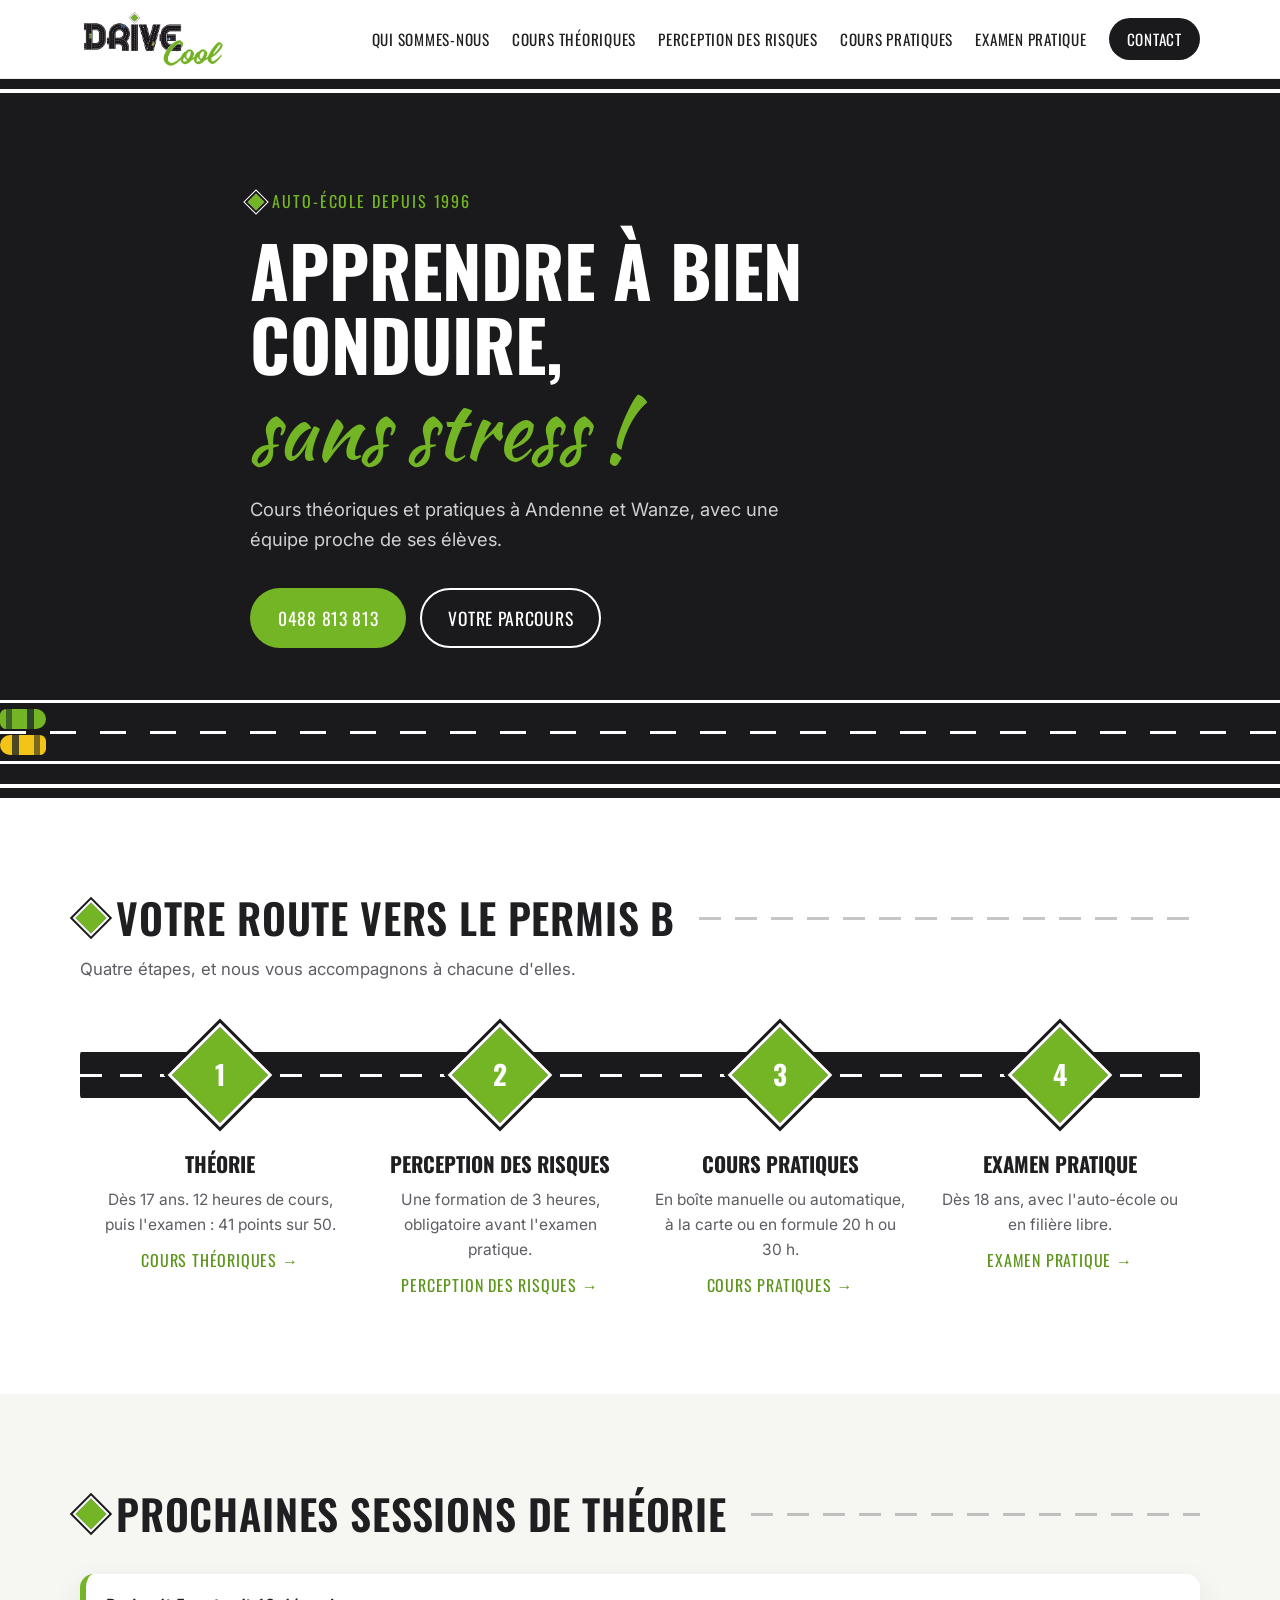
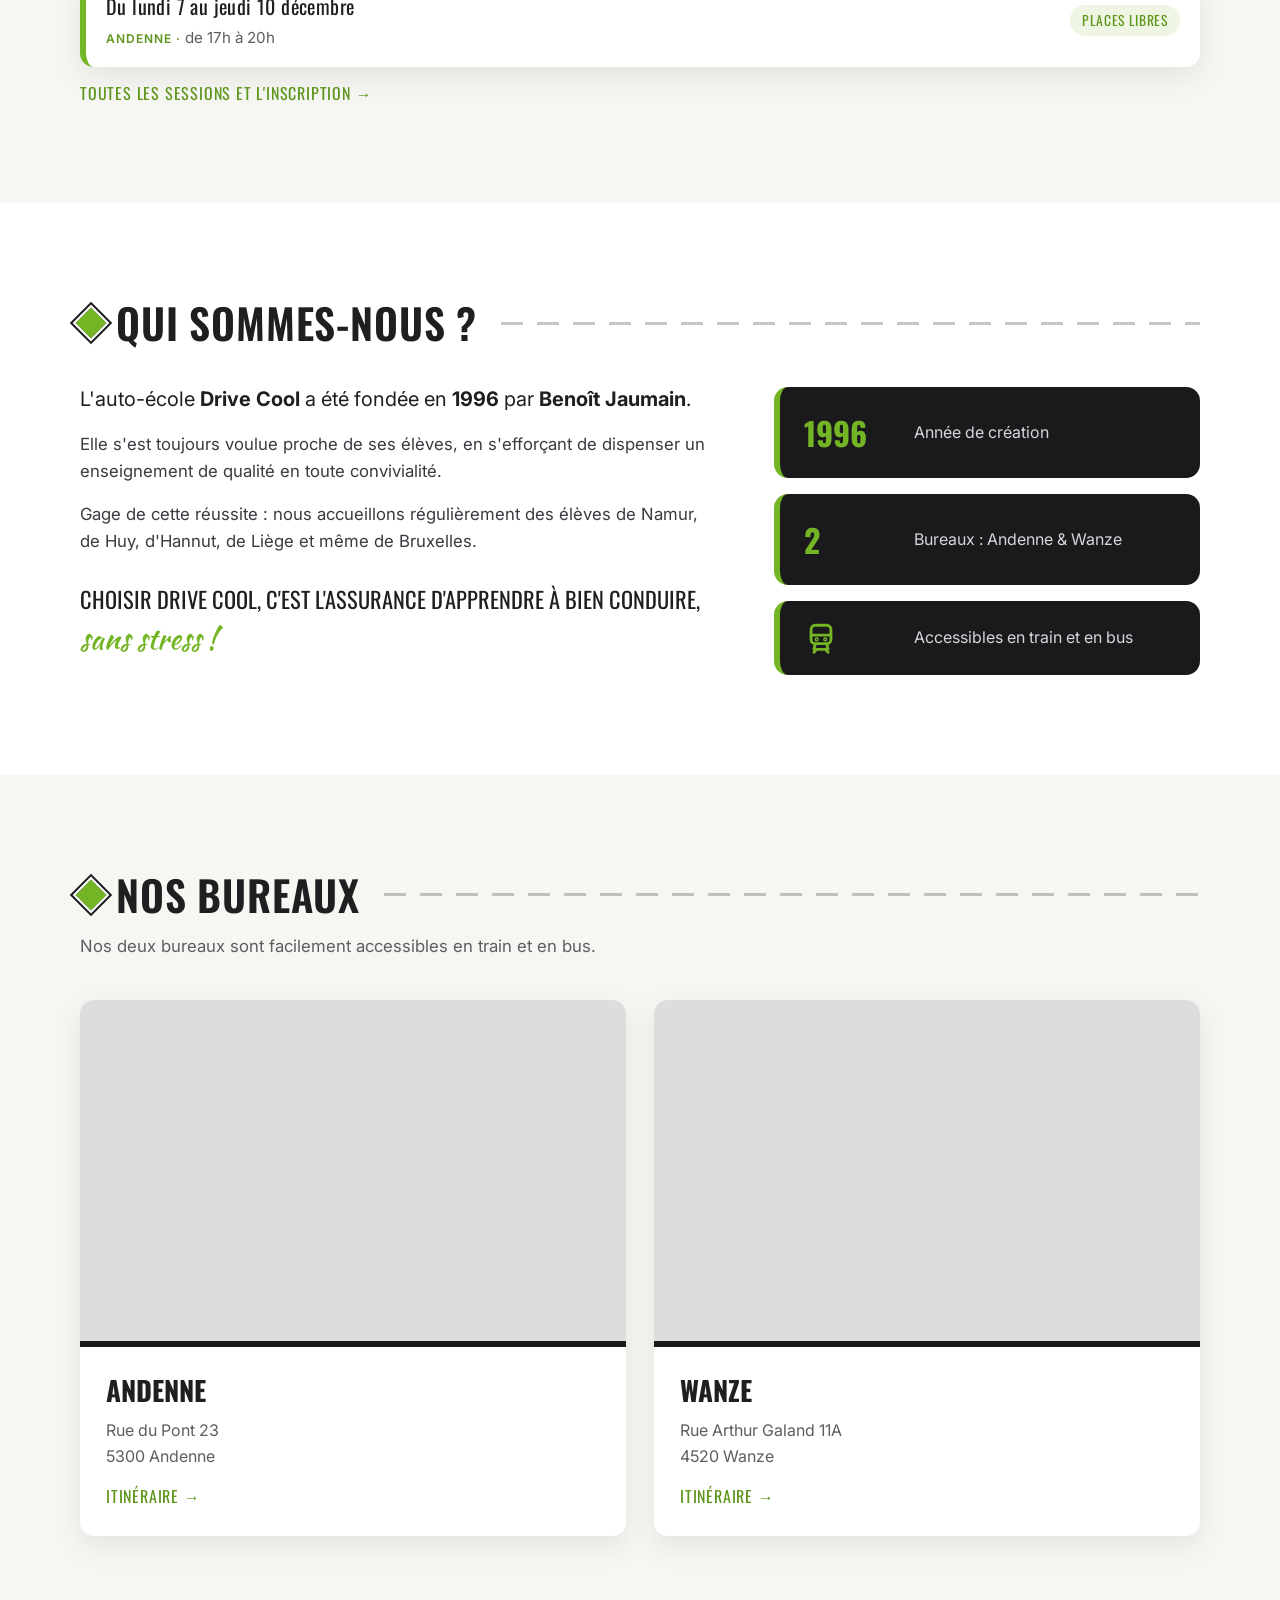
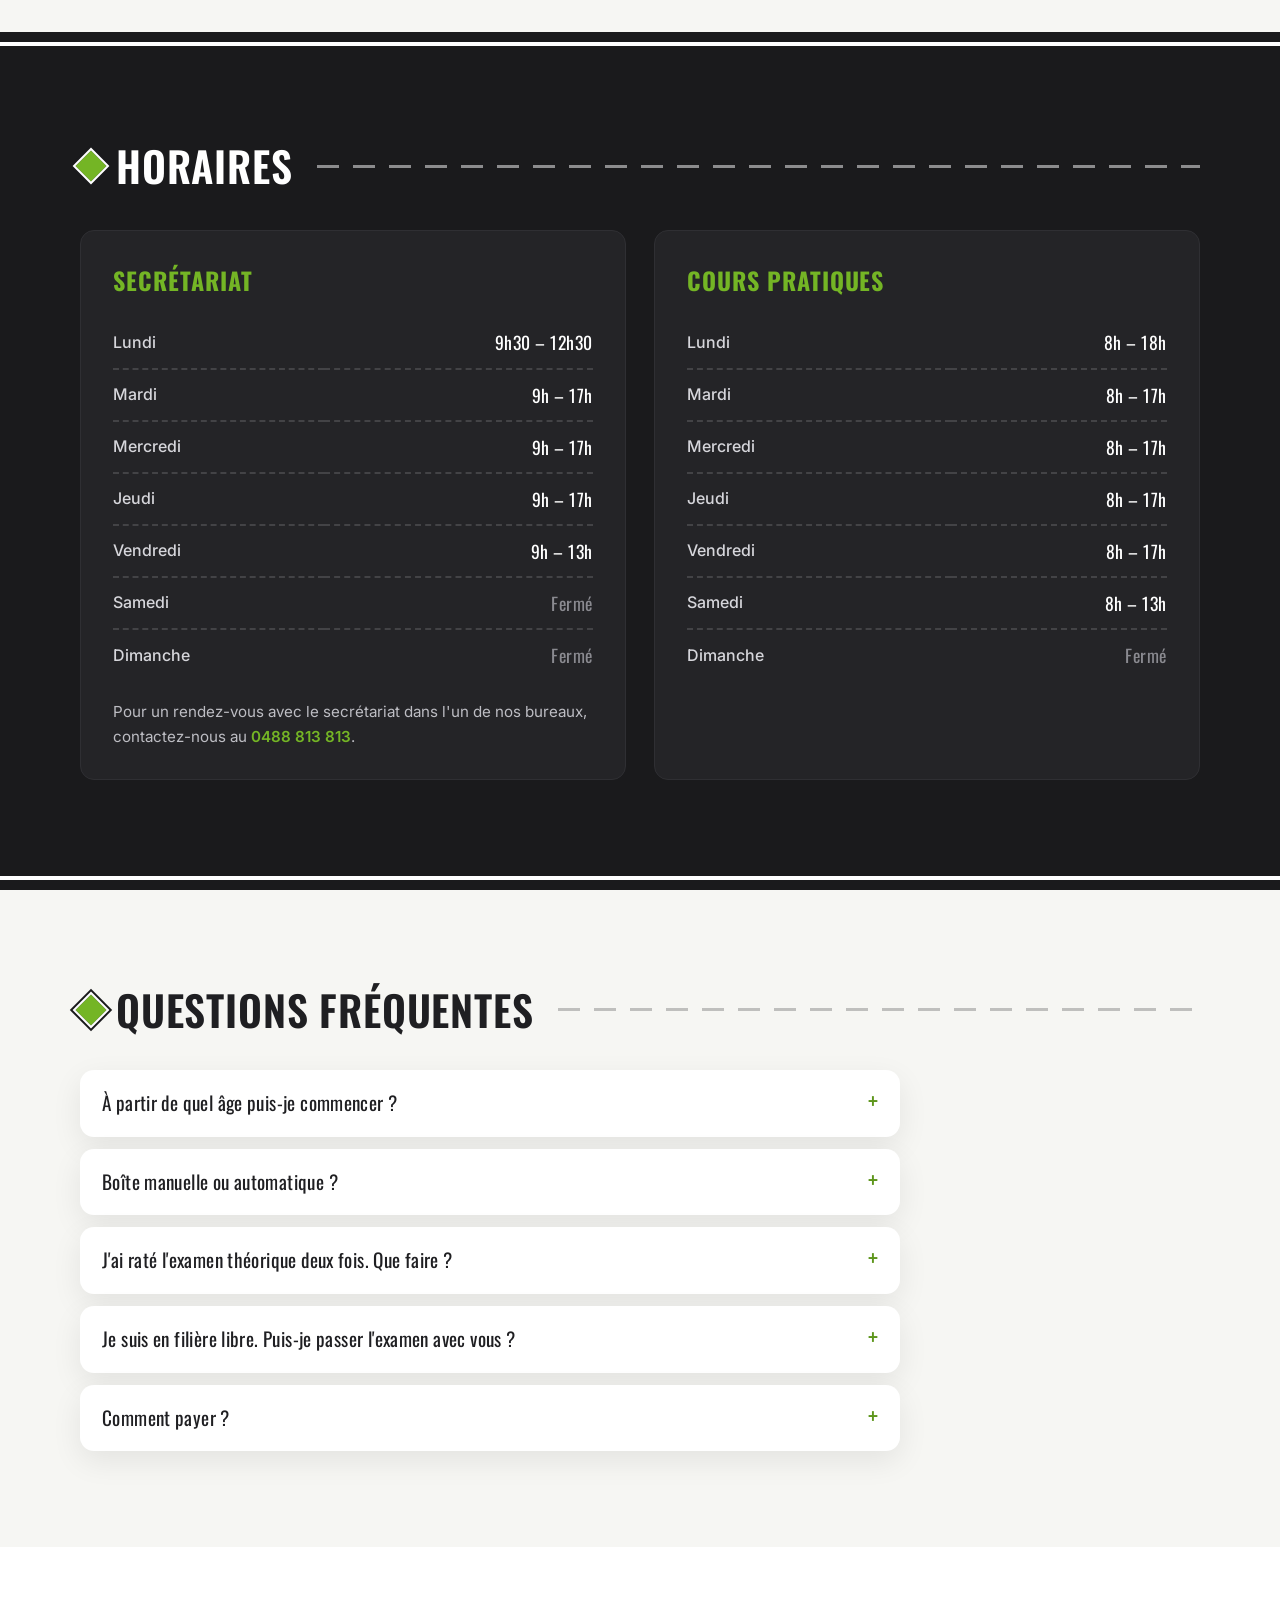
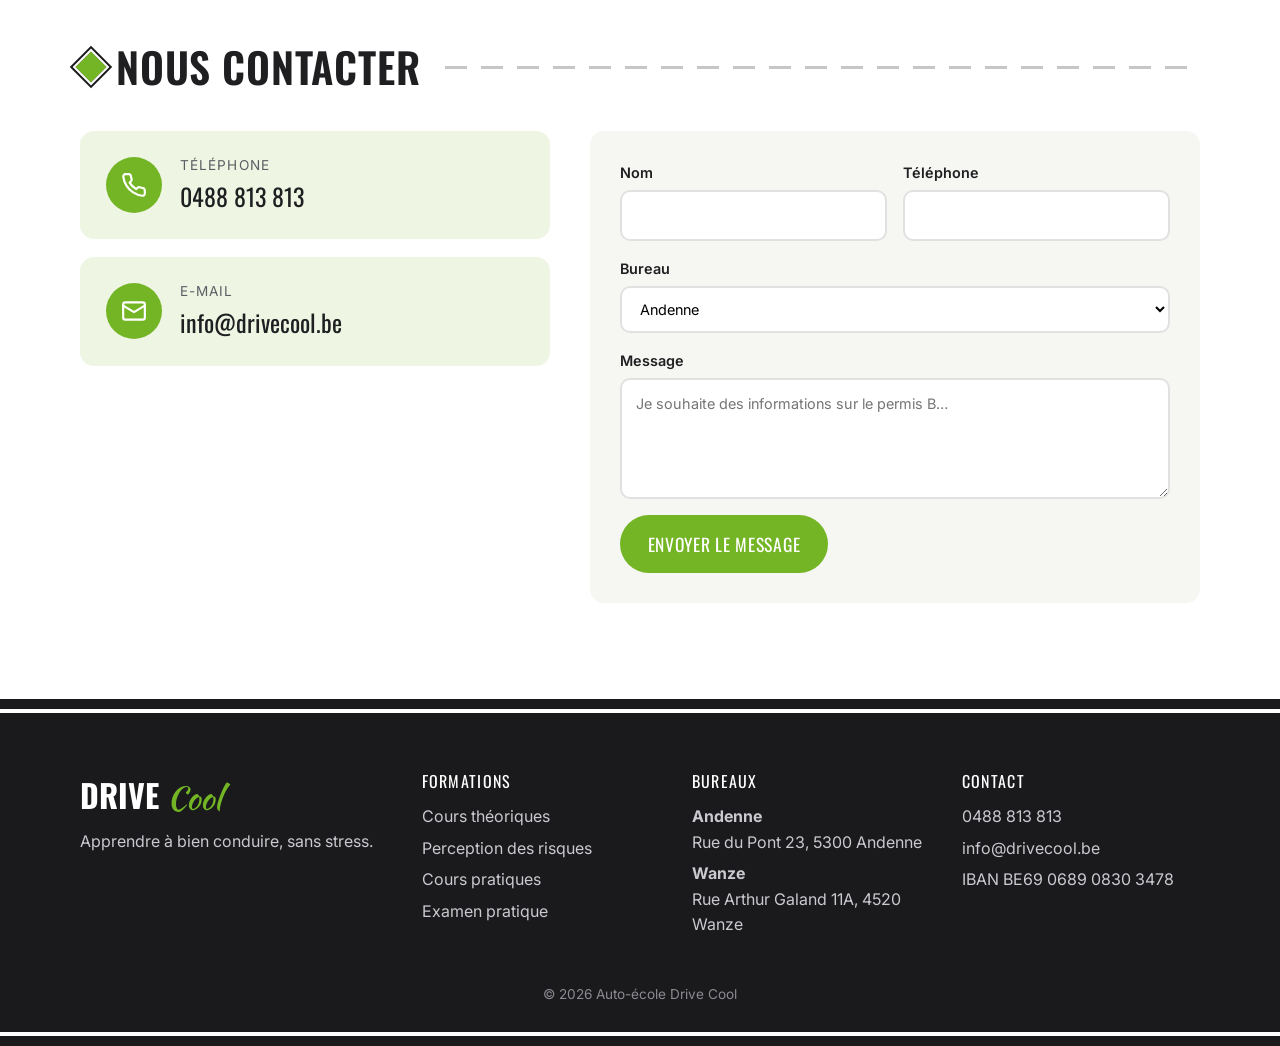
<file: index.html>
<!DOCTYPE html>
<html lang="fr">
<head>
  <meta charset="UTF-8">
  <meta name="viewport" content="width=device-width, initial-scale=1">
  <title>Drive Cool – Auto-école à Andenne et Wanze</title>
  <meta name="description" content="Auto-école Drive Cool : apprendre à bien conduire, sans stress. Bureaux à Andenne et Wanze. Tél. 0488 813 813.">
  <link rel="icon" href="assets/favicon.svg" type="image/svg+xml">
  <link rel="preconnect" href="https://fonts.googleapis.com">
  <link rel="preconnect" href="https://fonts.gstatic.com" crossorigin>
  <link href="https://fonts.googleapis.com/css2?family=Oswald:wght@500;600;700&family=Kaushan+Script&family=Inter:wght@400;500;600&display=swap" rel="stylesheet">
  <link rel="stylesheet" href="css/style.css">
</head>
<body>

  <header class="header" id="top">
    <div class="container header__inner">
      <a href="index.html" class="header__logo" aria-label="Drive Cool – accueil">
        <img src="assets/logo.jpg" alt="Drive Cool" width="1774" height="704">
      </a>
      <button class="nav-toggle" aria-label="Ouvrir le menu" aria-expanded="false" aria-controls="nav">
        <span></span><span></span><span></span>
      </button>
      <nav class="nav" id="nav">
        <a href="index.html#qui-sommes-nous">Qui sommes-nous</a>
        <a href="cours-theoriques.html">Cours théoriques</a>
        <a href="perception-des-risques.html">Perception des risques</a>
        <a href="cours-pratiques.html">Cours pratiques</a>
        <a href="examen-pratique.html">Examen pratique</a>
        <a href="index.html#contact" class="nav__cta">Contact</a>
      </nav>
    </div>
  </header>

  <main>
    <!-- ===== Héro ===== -->
    <section class="hero asphalt">
      <div class="container hero__inner">
        <p class="hero__kicker"><span class="diamond diamond--sm" aria-hidden="true"></span> Auto-école depuis 1996</p>
        <h1 class="hero__title">
          Apprendre à bien conduire,
          <span class="script">sans stress&nbsp;!</span>
        </h1>
        <p class="hero__lead">Cours théoriques et pratiques à Andenne et Wanze, avec une équipe proche de ses élèves.</p>
        <div class="hero__actions">
          <a href="tel:+32488813813" class="btn btn--green">0488 813 813</a>
          <a href="#parcours" class="btn btn--outline">Votre parcours</a>
        </div>
      </div>
      <!-- route animée -->
      <div class="road" aria-hidden="true">
        <div class="road__lane"></div>
        <div class="road__car road__car--1"></div>
        <div class="road__car road__car--2"></div>
      </div>
    </section>

    <!-- ===== Parcours ===== -->
    <section class="section" id="parcours">
      <div class="container">
        <h2 class="section-title"><span class="diamond" aria-hidden="true"></span> Votre route vers le permis B</h2>
        <p class="section-sub">Quatre étapes, et nous vous accompagnons à chacune d'elles.</p>
        <ol class="journey">
          <li class="journey__step">
            <div class="journey__marker"><span class="journey__num">1</span></div>
            <h3 class="journey__title">Théorie</h3>
            <p class="journey__text">Dès 17 ans. 12 heures de cours, puis l'examen&nbsp;: 41 points sur 50.</p>
            <a class="link-arrow journey__link" href="cours-theoriques.html">Cours théoriques →</a>
          </li>
          <li class="journey__step">
            <div class="journey__marker"><span class="journey__num">2</span></div>
            <h3 class="journey__title">Perception des risques</h3>
            <p class="journey__text">Une formation de 3 heures, obligatoire avant l'examen pratique.</p>
            <a class="link-arrow journey__link" href="perception-des-risques.html">Perception des risques →</a>
          </li>
          <li class="journey__step">
            <div class="journey__marker"><span class="journey__num">3</span></div>
            <h3 class="journey__title">Cours pratiques</h3>
            <p class="journey__text">En boîte manuelle ou automatique, à la carte ou en formule 20 h ou 30 h.</p>
            <a class="link-arrow journey__link" href="cours-pratiques.html">Cours pratiques →</a>
          </li>
          <li class="journey__step">
            <div class="journey__marker"><span class="journey__num">4</span></div>
            <h3 class="journey__title">Examen pratique</h3>
            <p class="journey__text">Dès 18 ans, avec l'auto-école ou en filière libre.</p>
            <a class="link-arrow journey__link" href="examen-pratique.html">Examen pratique →</a>
          </li>
        </ol>
      </div>
    </section>

    <!-- ===== Prochaines sessions ===== -->
    <section class="section section--alt" id="prochaines-sessions">
      <div class="container">
        <h2 class="section-title"><span class="diamond" aria-hidden="true"></span> Prochaines sessions de théorie</h2>
        <div class="sessions sessions--compact" data-sessions="theorie" data-layout="compact" data-limit="3">
          <p class="sessions__loading">Chargement des dates…</p>
        </div>
        <p class="table-note"><a class="link-arrow" href="cours-theoriques.html#sessions">Toutes les sessions et l'inscription →</a></p>
      </div>
    </section>

    <!-- ===== Qui sommes-nous ===== -->
    <section class="section" id="qui-sommes-nous">
      <div class="container">
        <h2 class="section-title"><span class="diamond" aria-hidden="true"></span> Qui sommes-nous&nbsp;?</h2>
        <div class="about">
          <div class="about__text">
            <p class="about__intro">L'auto-école <strong>Drive Cool</strong> a été fondée en <strong>1996</strong> par <strong>Benoît Jaumain</strong>.</p>
            <p>Elle s'est toujours voulue proche de ses élèves, en s'efforçant de dispenser un enseignement de qualité en toute convivialité.</p>
            <p>Gage de cette réussite&nbsp;: nous accueillons régulièrement des élèves de Namur, de Huy, d'Hannut, de Liège et même de Bruxelles.</p>
            <p class="about__punch">Choisir Drive Cool, c'est l'assurance d'apprendre à bien conduire, <span class="script script--green">sans stress&nbsp;!</span></p>
          </div>
          <ul class="stats">
            <li class="stat"><span class="stat__value">1996</span><span class="stat__label">Année de création</span></li>
            <li class="stat"><span class="stat__value">2</span><span class="stat__label">Bureaux : Andenne &amp; Wanze</span></li>
            <li class="stat"><span class="stat__value"><svg viewBox="0 0 24 24" fill="none" stroke="currentColor" stroke-width="2" stroke-linecap="round" stroke-linejoin="round" aria-hidden="true"><rect x="5" y="3" width="14" height="13" rx="3"/><path d="M5 10h14M9 20l-2 2M15 20l2 2M8 16l-1 4h10l-1-4"/><circle cx="9" cy="13" r=".5"/><circle cx="15" cy="13" r=".5"/></svg></span><span class="stat__label">Accessibles en train et en bus</span></li>
          </ul>
        </div>
      </div>
    </section>

    <!-- ===== Nos bureaux ===== -->
    <section class="section section--alt" id="bureaux">
      <div class="container">
        <h2 class="section-title"><span class="diamond" aria-hidden="true"></span> Nos bureaux</h2>
        <p class="section-sub">Nos deux bureaux sont facilement accessibles en train et en bus.</p>
        <div class="offices">
          <article class="office">
            <div class="office__map">
              <iframe title="Carte – bureau d'Andenne" loading="lazy" referrerpolicy="no-referrer-when-downgrade"
                src="https://maps.google.com/maps?q=Rue%20du%20Pont%2023%2C%205300%20Andenne%2C%20Belgique&z=16&output=embed"></iframe>
            </div>
            <div class="office__body">
              <h3 class="office__city">Andenne</h3>
              <p class="office__address">Rue du Pont 23<br>5300 Andenne</p>
              <a class="link-arrow" target="_blank" rel="noopener"
                href="https://www.google.com/maps/dir/?api=1&destination=Rue%20du%20Pont%2023%2C%205300%20Andenne">Itinéraire →</a>
            </div>
          </article>
          <article class="office">
            <div class="office__map">
              <iframe title="Carte – bureau de Wanze" loading="lazy" referrerpolicy="no-referrer-when-downgrade"
                src="https://maps.google.com/maps?q=Rue%20Arthur%20Galand%2011A%2C%204520%20Wanze%2C%20Belgique&z=16&output=embed"></iframe>
            </div>
            <div class="office__body">
              <h3 class="office__city">Wanze</h3>
              <p class="office__address">Rue Arthur Galand 11A<br>4520 Wanze</p>
              <a class="link-arrow" target="_blank" rel="noopener"
                href="https://www.google.com/maps/dir/?api=1&destination=Rue%20Arthur%20Galand%2011A%2C%204520%20Wanze">Itinéraire →</a>
            </div>
          </article>
        </div>
      </div>
    </section>

    <!-- ===== Horaires ===== -->
    <section class="section asphalt" id="horaires">
      <div class="container">
        <h2 class="section-title section-title--light"><span class="diamond" aria-hidden="true"></span> Horaires</h2>
        <div class="hours">
          <div class="hours__card">
            <h3 class="hours__title">Secrétariat</h3>
            <table class="hours__table">
              <tr><th>Lundi</th><td>9h30 – 12h30</td></tr>
              <tr><th>Mardi</th><td>9h – 17h</td></tr>
              <tr><th>Mercredi</th><td>9h – 17h</td></tr>
              <tr><th>Jeudi</th><td>9h – 17h</td></tr>
              <tr><th>Vendredi</th><td>9h – 13h</td></tr>
              <tr class="closed"><th>Samedi</th><td>Fermé</td></tr>
              <tr class="closed"><th>Dimanche</th><td>Fermé</td></tr>
            </table>
            <p class="hours__note">Pour un rendez-vous avec le secrétariat dans l'un de nos bureaux, contactez-nous au <a href="tel:+32488813813">0488 813 813</a>.</p>
          </div>
          <div class="hours__card">
            <h3 class="hours__title">Cours pratiques</h3>
            <table class="hours__table">
              <tr><th>Lundi</th><td>8h – 18h</td></tr>
              <tr><th>Mardi</th><td>8h – 17h</td></tr>
              <tr><th>Mercredi</th><td>8h – 17h</td></tr>
              <tr><th>Jeudi</th><td>8h – 17h</td></tr>
              <tr><th>Vendredi</th><td>8h – 17h</td></tr>
              <tr><th>Samedi</th><td>8h – 13h</td></tr>
              <tr class="closed"><th>Dimanche</th><td>Fermé</td></tr>
            </table>
          </div>
        </div>
      </div>
    </section>

    <!-- ===== Questions fréquentes ===== -->
    <section class="section section--alt" id="faq">
      <div class="container">
        <h2 class="section-title"><span class="diamond" aria-hidden="true"></span> Questions fréquentes</h2>
        <div class="faq">
          <details>
            <summary>À partir de quel âge puis-je commencer&nbsp;?</summary>
            <p>Dès 17 ans pour l'examen théorique, et à 18 ans accomplis pour l'examen pratique.</p>
          </details>
          <details>
            <summary>Boîte manuelle ou automatique&nbsp;?</summary>
            <p>Les deux sont possibles. L'heure de cours coûte 70 € en manuelle et 72 € en automatique. Voir les <a href="cours-pratiques.html">tarifs des cours pratiques</a>.</p>
          </details>
          <details>
            <summary>J'ai raté l'examen théorique deux fois. Que faire&nbsp;?</summary>
            <p>Il faut alors suivre 12 heures de formation dans une auto-école agréée. C'est exactement notre semaine de cours théoriques (120 €).</p>
          </details>
          <details>
            <summary>Je suis en filière libre. Puis-je passer l'examen avec vous&nbsp;?</summary>
            <p>Oui, à condition d'avoir suivi au moins 4 heures de conduite chez nous et d'avoir vos documents en ordre. Tout est expliqué sur la page <a href="examen-pratique.html">examen pratique</a>.</p>
          </details>
          <details>
            <summary>Comment payer&nbsp;?</summary>
            <p>Par virement sur le compte BE69 0689 0830 3478, en indiquant votre nom et la formation en communication.</p>
          </details>
        </div>
      </div>
    </section>

    <!-- ===== Contact ===== -->
    <section class="section" id="contact">
      <div class="container">
        <h2 class="section-title"><span class="diamond" aria-hidden="true"></span> Nous contacter</h2>
        <div class="contact">
          <div class="contact__cards">
            <a class="contact-card" href="tel:+32488813813">
              <span class="contact-card__icon"><svg viewBox="0 0 24 24" fill="none" stroke="currentColor" stroke-width="2" stroke-linecap="round" stroke-linejoin="round" aria-hidden="true"><path d="M22 16.9v3a2 2 0 0 1-2.2 2 19.8 19.8 0 0 1-8.6-3.1 19.5 19.5 0 0 1-6-6A19.8 19.8 0 0 1 2.1 4.2 2 2 0 0 1 4.1 2h3a2 2 0 0 1 2 1.7c.1.9.4 1.8.7 2.7a2 2 0 0 1-.5 2.1L8 9.8a16 16 0 0 0 6 6l1.3-1.3a2 2 0 0 1 2.1-.4c.9.3 1.8.6 2.7.7a2 2 0 0 1 1.7 2z"/></svg></span>
              <span class="contact-card__label">Téléphone</span>
              <span class="contact-card__value">0488 813 813</span>
            </a>
            <a class="contact-card" href="mailto:info@drivecool.be">
              <span class="contact-card__icon"><svg viewBox="0 0 24 24" fill="none" stroke="currentColor" stroke-width="2" stroke-linecap="round" stroke-linejoin="round" aria-hidden="true"><rect x="2" y="4" width="20" height="16" rx="2"/><path d="m22 7-10 6L2 7"/></svg></span>
              <span class="contact-card__label">E-mail</span>
              <span class="contact-card__value">info@drivecool.be</span>
            </a>
          </div>
          <form class="contact-form" id="contact-form">
            <div class="field-row">
              <label class="field">Nom
                <input type="text" name="name" required autocomplete="name">
              </label>
              <label class="field">Téléphone
                <input type="tel" name="phone" autocomplete="tel">
              </label>
            </div>
            <label class="field">Bureau
              <select name="office">
                <option>Andenne</option>
                <option>Wanze</option>
              </select>
            </label>
            <label class="field">Message
              <textarea name="message" rows="4" required placeholder="Je souhaite des informations sur le permis B…"></textarea>
            </label>
            <button type="submit" class="btn btn--green">Envoyer le message</button>
          </form>
        </div>
      </div>
    </section>
  </main>

  <footer class="footer asphalt">
    <div class="container footer__inner">
      <div>
        <p class="footer__brand">DRIVE <span class="script script--green">Cool</span></p>
        <p>Apprendre à bien conduire, sans stress.</p>
      </div>
      <div>
        <p class="footer__title">Formations</p>
        <ul class="footer__nav">
          <li><a href="cours-theoriques.html">Cours théoriques</a></li>
          <li><a href="perception-des-risques.html">Perception des risques</a></li>
          <li><a href="cours-pratiques.html">Cours pratiques</a></li>
          <li><a href="examen-pratique.html">Examen pratique</a></li>
        </ul>
      </div>
      <div>
        <p class="footer__title">Bureaux</p>
        <p><strong>Andenne</strong><br>Rue du Pont 23, 5300 Andenne</p>
        <p><strong>Wanze</strong><br>Rue Arthur Galand 11A, 4520 Wanze</p>
      </div>
      <div>
        <p class="footer__title">Contact</p>
        <p><a href="tel:+32488813813">0488 813 813</a></p>
        <p><a href="mailto:info@drivecool.be">info@drivecool.be</a></p>
        <p>IBAN BE69 0689 0830 3478</p>
      </div>
    </div>
    <p class="footer__copy">© <span class="js-year">2026</span> Auto-école Drive Cool</p>
  </footer>

  <a class="call-fab" href="tel:+32488813813" aria-label="Appeler Drive Cool"><svg viewBox="0 0 24 24" fill="none" stroke="currentColor" stroke-width="2" stroke-linecap="round" stroke-linejoin="round" aria-hidden="true"><path d="M22 16.9v3a2 2 0 0 1-2.2 2 19.8 19.8 0 0 1-8.6-3.1 19.5 19.5 0 0 1-6-6A19.8 19.8 0 0 1 2.1 4.2 2 2 0 0 1 4.1 2h3a2 2 0 0 1 2 1.7c.1.9.4 1.8.7 2.7a2 2 0 0 1-.5 2.1L8 9.8a16 16 0 0 0 6 6l1.3-1.3a2 2 0 0 1 2.1-.4c.9.3 1.8.6 2.7.7a2 2 0 0 1 1.7 2z"/></svg></a>

  <script src="js/config.js"></script>
  <script src="js/main.js"></script>
</body>
</html>
</file>
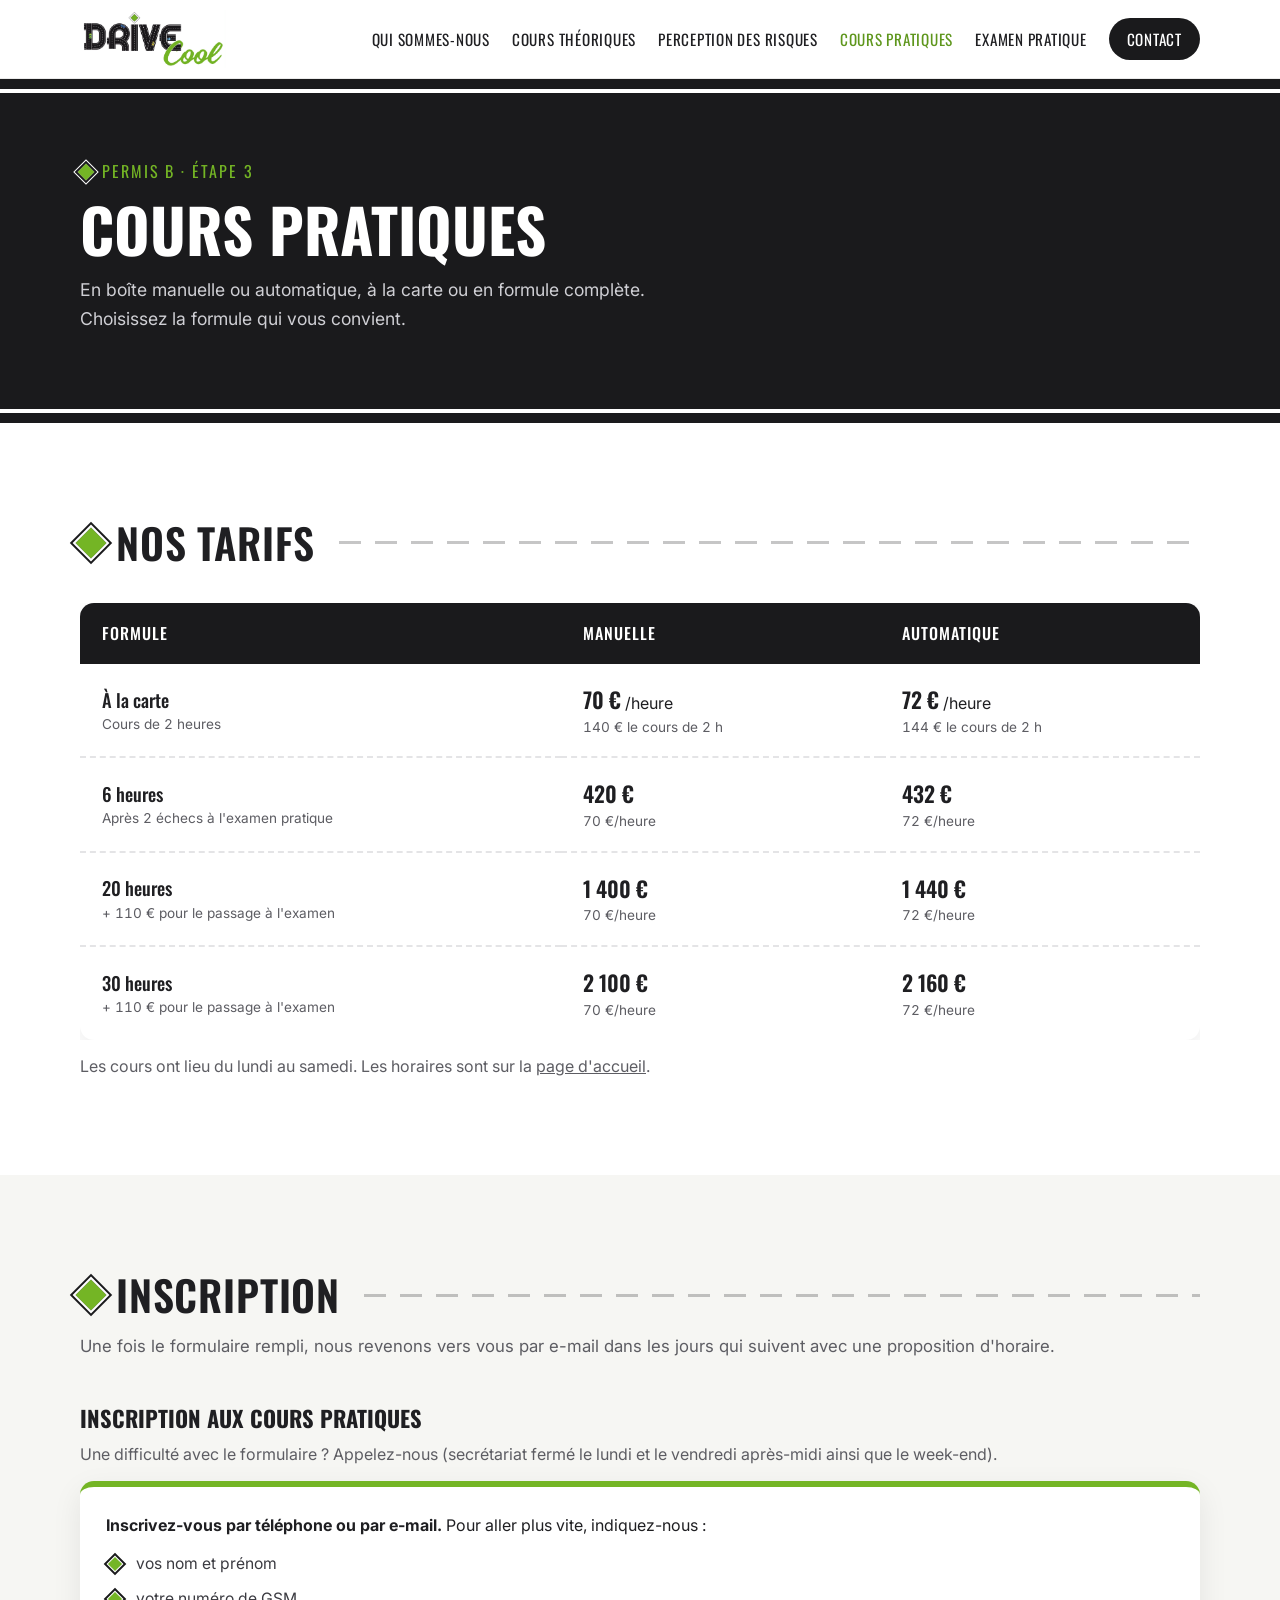
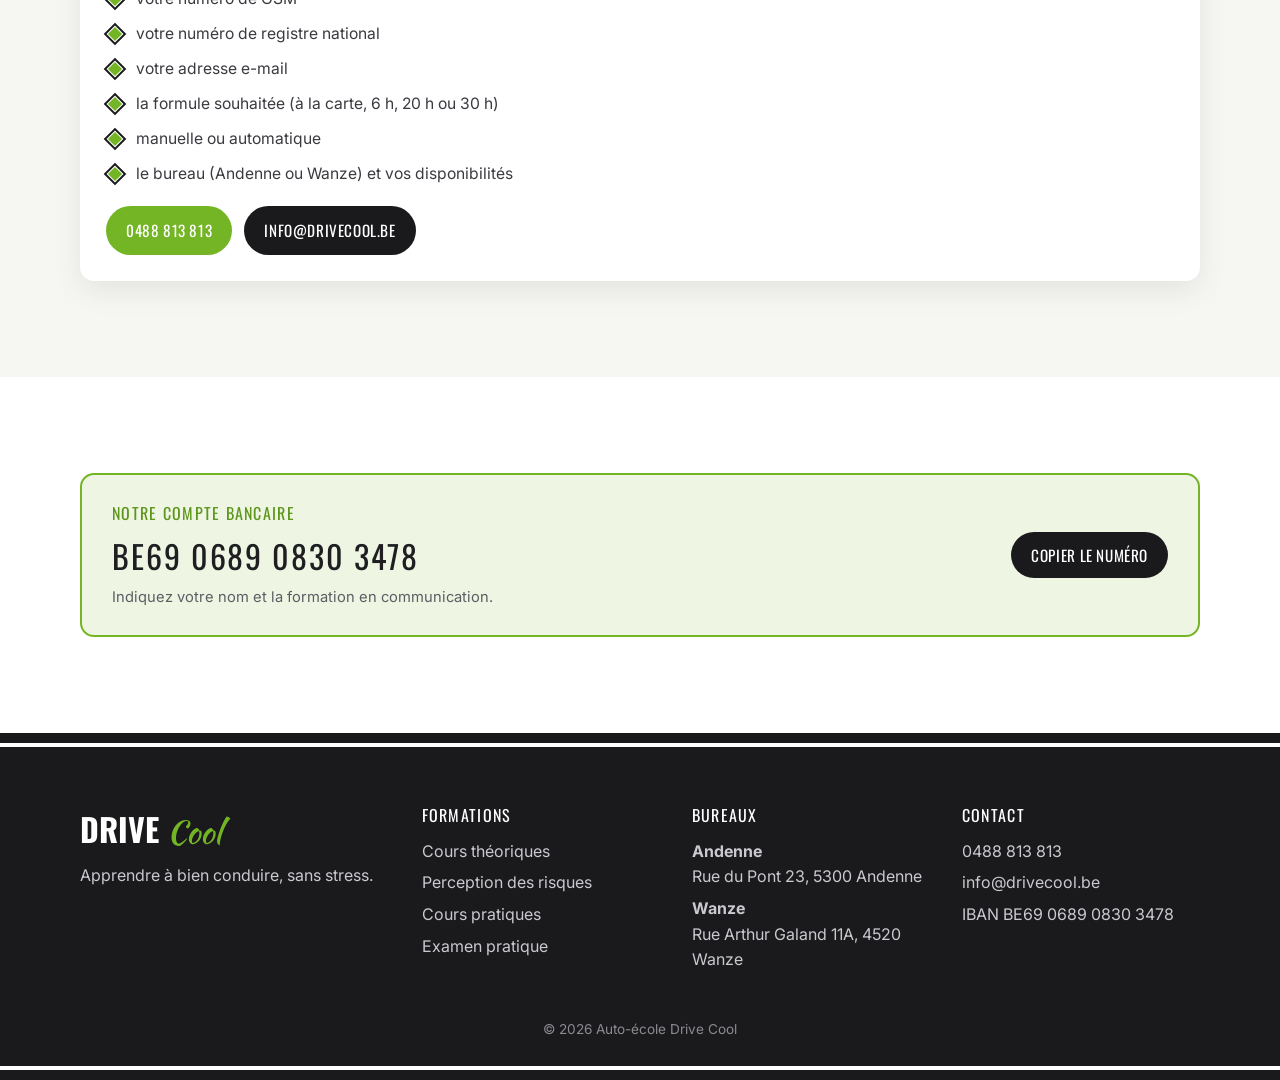
<file: cours-pratiques.html>
<!DOCTYPE html>
<html lang="fr">
<head>
  <meta charset="UTF-8">
  <meta name="viewport" content="width=device-width, initial-scale=1">
  <title>Cours pratiques – Drive Cool</title>
  <meta name="description" content="Cours de conduite en boîte manuelle ou automatique à Andenne et Wanze. Tarifs à la carte, 6 h, 20 h et 30 h.">
  <link rel="icon" href="assets/favicon.svg" type="image/svg+xml">
  <link rel="preconnect" href="https://fonts.googleapis.com">
  <link rel="preconnect" href="https://fonts.gstatic.com" crossorigin>
  <link href="https://fonts.googleapis.com/css2?family=Oswald:wght@500;600;700&family=Kaushan+Script&family=Inter:wght@400;500;600&display=swap" rel="stylesheet">
  <link rel="stylesheet" href="css/style.css">
</head>
<body>

  <header class="header" id="top">
    <div class="container header__inner">
      <a href="index.html" class="header__logo" aria-label="Drive Cool – accueil">
        <img src="assets/logo.jpg" alt="Drive Cool" width="1774" height="704">
      </a>
      <button class="nav-toggle" aria-label="Ouvrir le menu" aria-expanded="false" aria-controls="nav">
        <span></span><span></span><span></span>
      </button>
      <nav class="nav" id="nav">
        <a href="index.html#qui-sommes-nous">Qui sommes-nous</a>
        <a href="cours-theoriques.html">Cours théoriques</a>
        <a href="perception-des-risques.html">Perception des risques</a>
        <a href="cours-pratiques.html" aria-current="page">Cours pratiques</a>
        <a href="examen-pratique.html">Examen pratique</a>
        <a href="index.html#contact" class="nav__cta">Contact</a>
      </nav>
    </div>
  </header>

  <main>
    <section class="page-hero asphalt">
      <div class="container">
        <p class="page-hero__kicker"><span class="diamond diamond--sm" aria-hidden="true"></span> Permis B · étape 3</p>
        <h1 class="page-hero__title">Cours pratiques</h1>
        <p class="page-hero__lead">En boîte manuelle ou automatique, à la carte ou en formule complète. Choisissez la formule qui vous convient.</p>
      </div>
    </section>

    <section class="section">
      <div class="container">
        <h2 class="section-title"><span class="diamond" aria-hidden="true"></span> Nos tarifs</h2>
        <div class="table-wrap">
          <table class="price-table">
            <thead>
              <tr><th scope="col">Formule</th><th scope="col">Manuelle</th><th scope="col">Automatique</th></tr>
            </thead>
            <tbody>
              <tr>
                <th scope="row">À la carte<small>Cours de 2 heures</small></th>
                <td><strong>70 €</strong> /heure<small>140 € le cours de 2 h</small></td>
                <td><strong>72 €</strong> /heure<small>144 € le cours de 2 h</small></td>
              </tr>
              <tr>
                <th scope="row">6 heures<small>Après 2 échecs à l'examen pratique</small></th>
                <td><strong>420 €</strong><small>70 €/heure</small></td>
                <td><strong>432 €</strong><small>72 €/heure</small></td>
              </tr>
              <tr>
                <th scope="row">20 heures<small>+ 110 € pour le passage à l'examen</small></th>
                <td><strong>1 400 €</strong><small>70 €/heure</small></td>
                <td><strong>1 440 €</strong><small>72 €/heure</small></td>
              </tr>
              <tr>
                <th scope="row">30 heures<small>+ 110 € pour le passage à l'examen</small></th>
                <td><strong>2 100 €</strong><small>70 €/heure</small></td>
                <td><strong>2 160 €</strong><small>72 €/heure</small></td>
              </tr>
            </tbody>
          </table>
        </div>
        <p class="table-note">Les cours ont lieu du lundi au samedi. Les horaires sont sur la <a href="index.html#horaires">page d'accueil</a>.</p>
      </div>
    </section>

    <section class="section section--alt" id="inscription">
      <div class="container">
        <h2 class="section-title"><span class="diamond" aria-hidden="true"></span> Inscription</h2>
        <p class="section-sub">Une fois le formulaire rempli, nous revenons vers vous par e-mail dans les jours qui suivent avec une proposition d'horaire.</p>
        <div class="forms">
          <div class="form-block">
            <h3 class="form-block__title">Inscription aux cours pratiques</h3>
            <p class="form-block__intro">Une difficulté avec le formulaire&nbsp;? Appelez-nous (secrétariat fermé le lundi et le vendredi après-midi ainsi que le week-end).</p>
            <div class="form-embed" data-form="pratique" data-title="Inscription aux cours pratiques">
              <div class="form-fallback">
                <p><strong>Inscrivez-vous par téléphone ou par e-mail.</strong> Pour aller plus vite, indiquez-nous&nbsp;:</p>
                <ul class="checklist">
                  <li>vos nom et prénom</li>
                  <li>votre numéro de GSM</li>
                  <li>votre numéro de registre national</li>
                  <li>votre adresse e-mail</li>
                  <li>la formule souhaitée (à la carte, 6 h, 20 h ou 30 h)</li>
                  <li>manuelle ou automatique</li>
                  <li>le bureau (Andenne ou Wanze) et vos disponibilités</li>
                </ul>
                <div class="form-fallback__actions">
                  <a href="tel:+32488813813" class="btn btn--green btn--small">0488 813 813</a>
                  <a href="mailto:info@drivecool.be?subject=Inscription cours pratiques" class="btn btn--dark btn--small">info@drivecool.be</a>
                </div>
              </div>
            </div>
          </div>
        </div>
      </div>
    </section>

    <section class="section" id="paiement">
      <div class="container">
        <div class="bank">
          <div>
            <p class="bank__label">Notre compte bancaire</p>
            <p class="bank__iban" id="iban">BE69 0689 0830 3478</p>
            <p class="bank__hint">Indiquez votre nom et la formation en communication.</p>
          </div>
          <button type="button" class="btn btn--dark btn--small copy-btn" data-copy="BE69068908303478" data-copy-target="iban">Copier le numéro</button>
        </div>
      </div>
    </section>
  </main>

  <footer class="footer asphalt">
    <div class="container footer__inner">
      <div>
        <p class="footer__brand">DRIVE <span class="script script--green">Cool</span></p>
        <p>Apprendre à bien conduire, sans stress.</p>
      </div>
      <div>
        <p class="footer__title">Formations</p>
        <ul class="footer__nav">
          <li><a href="cours-theoriques.html">Cours théoriques</a></li>
          <li><a href="perception-des-risques.html">Perception des risques</a></li>
          <li><a href="cours-pratiques.html">Cours pratiques</a></li>
          <li><a href="examen-pratique.html">Examen pratique</a></li>
        </ul>
      </div>
      <div>
        <p class="footer__title">Bureaux</p>
        <p><strong>Andenne</strong><br>Rue du Pont 23, 5300 Andenne</p>
        <p><strong>Wanze</strong><br>Rue Arthur Galand 11A, 4520 Wanze</p>
      </div>
      <div>
        <p class="footer__title">Contact</p>
        <p><a href="tel:+32488813813">0488 813 813</a></p>
        <p><a href="mailto:info@drivecool.be">info@drivecool.be</a></p>
        <p>IBAN BE69 0689 0830 3478</p>
      </div>
    </div>
    <p class="footer__copy">© <span class="js-year">2026</span> Auto-école Drive Cool</p>
  </footer>

  <a class="call-fab" href="tel:+32488813813" aria-label="Appeler Drive Cool"><svg viewBox="0 0 24 24" fill="none" stroke="currentColor" stroke-width="2" stroke-linecap="round" stroke-linejoin="round" aria-hidden="true"><path d="M22 16.9v3a2 2 0 0 1-2.2 2 19.8 19.8 0 0 1-8.6-3.1 19.5 19.5 0 0 1-6-6A19.8 19.8 0 0 1 2.1 4.2 2 2 0 0 1 4.1 2h3a2 2 0 0 1 2 1.7c.1.9.4 1.8.7 2.7a2 2 0 0 1-.5 2.1L8 9.8a16 16 0 0 0 6 6l1.3-1.3a2 2 0 0 1 2.1-.4c.9.3 1.8.6 2.7.7a2 2 0 0 1 1.7 2z"/></svg></a>

  <script src="js/config.js"></script>
  <script src="js/main.js"></script>
</body>
</html>
</file>
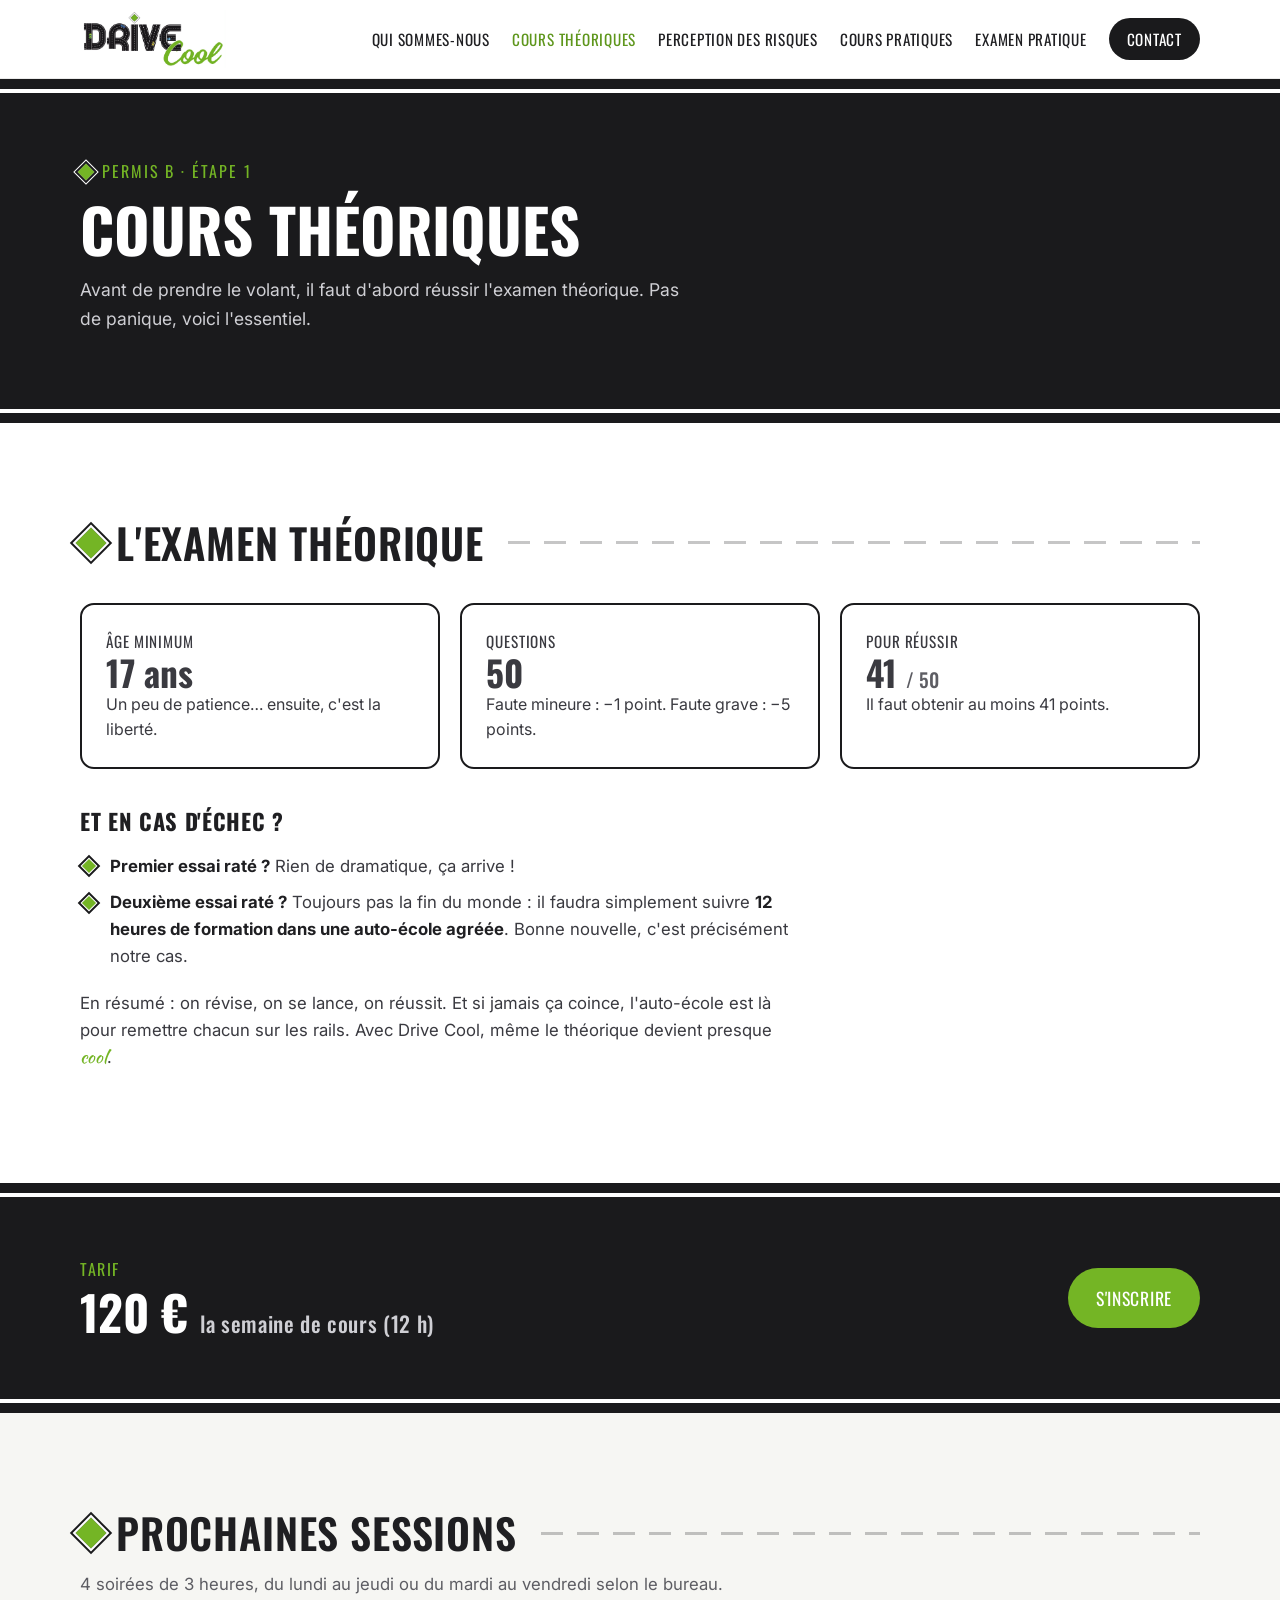
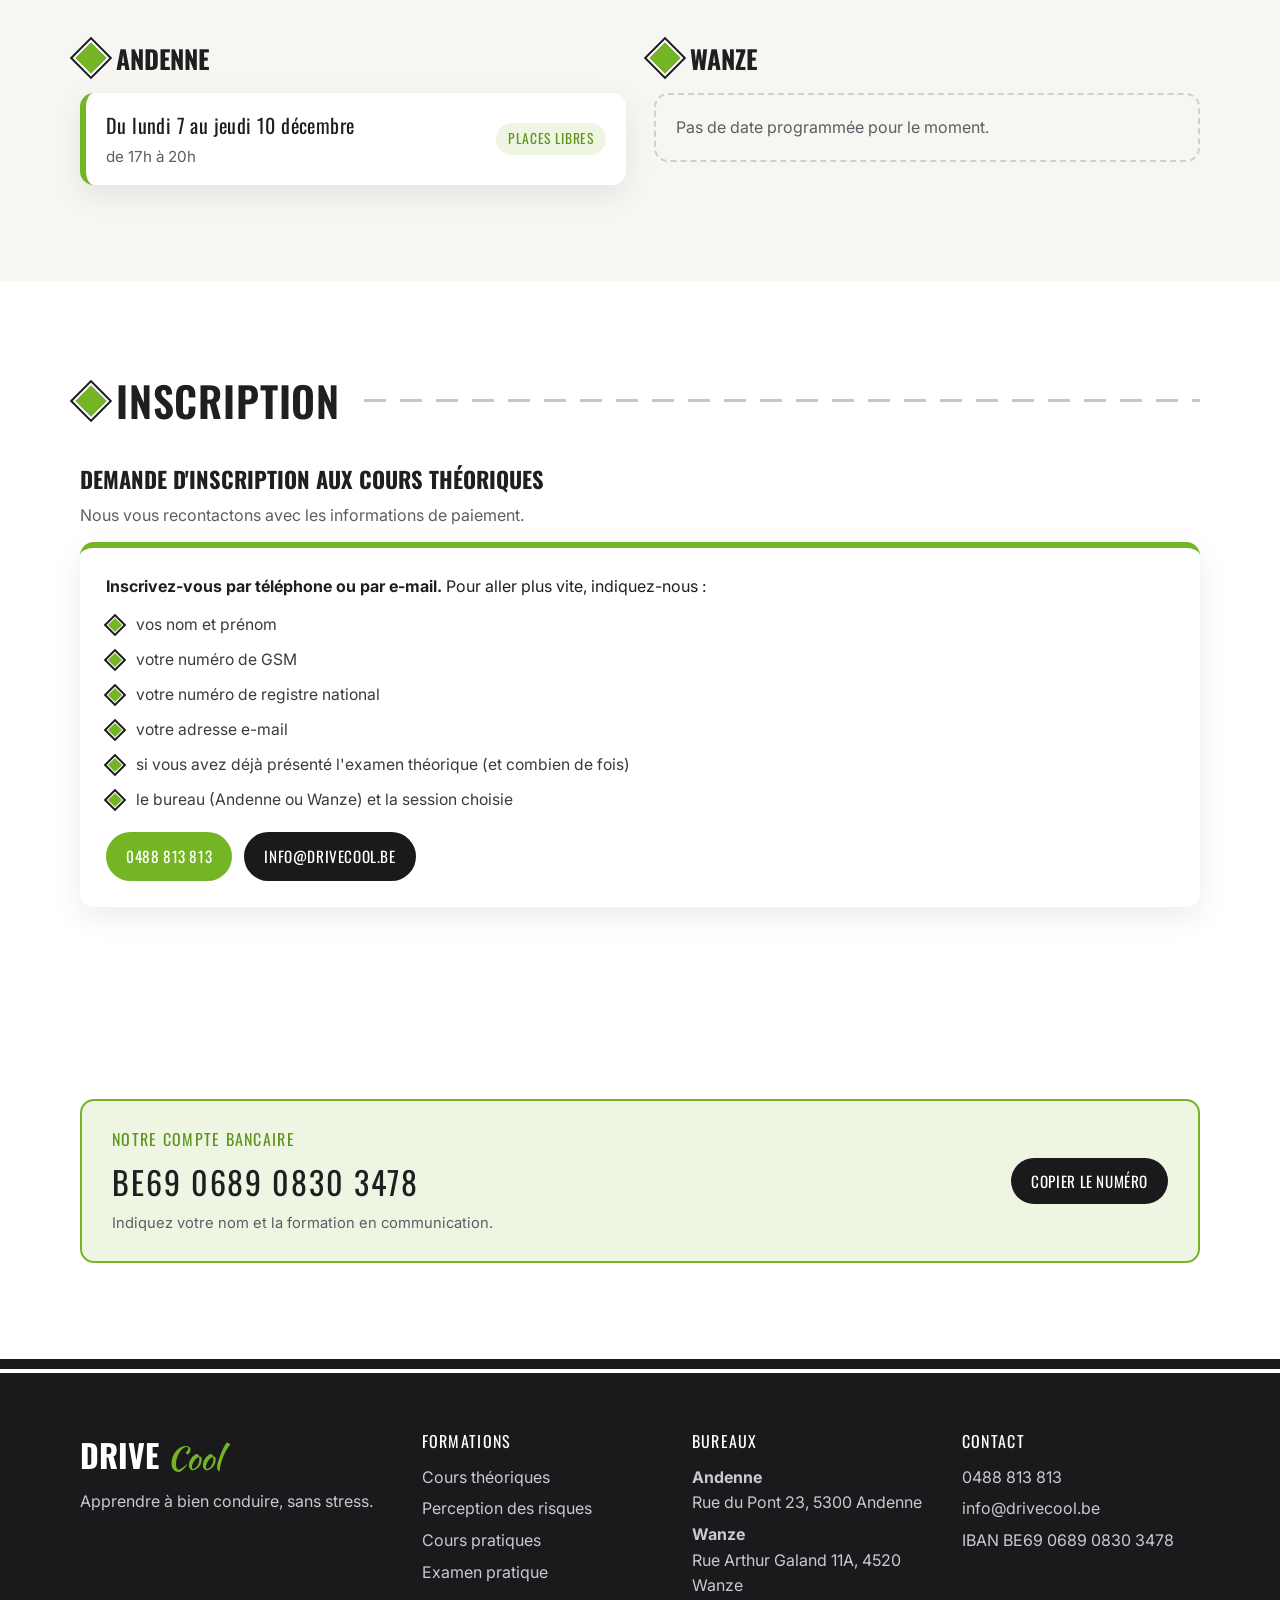
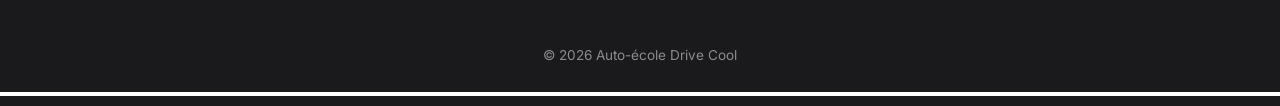
<file: cours-theoriques.html>
<!DOCTYPE html>
<html lang="fr">
<head>
  <meta charset="UTF-8">
  <meta name="viewport" content="width=device-width, initial-scale=1">
  <title>Cours théoriques – Drive Cool</title>
  <meta name="description" content="Cours théoriques du permis B à Andenne et Wanze : 12 heures sur une semaine, 120 €. Prochaines sessions et inscription.">
  <link rel="icon" href="assets/favicon.svg" type="image/svg+xml">
  <link rel="preconnect" href="https://fonts.googleapis.com">
  <link rel="preconnect" href="https://fonts.gstatic.com" crossorigin>
  <link href="https://fonts.googleapis.com/css2?family=Oswald:wght@500;600;700&family=Kaushan+Script&family=Inter:wght@400;500;600&display=swap" rel="stylesheet">
  <link rel="stylesheet" href="css/style.css">
</head>
<body>

  <header class="header" id="top">
    <div class="container header__inner">
      <a href="index.html" class="header__logo" aria-label="Drive Cool – accueil">
        <img src="assets/logo.jpg" alt="Drive Cool" width="1774" height="704">
      </a>
      <button class="nav-toggle" aria-label="Ouvrir le menu" aria-expanded="false" aria-controls="nav">
        <span></span><span></span><span></span>
      </button>
      <nav class="nav" id="nav">
        <a href="index.html#qui-sommes-nous">Qui sommes-nous</a>
        <a href="cours-theoriques.html" aria-current="page">Cours théoriques</a>
        <a href="perception-des-risques.html">Perception des risques</a>
        <a href="cours-pratiques.html">Cours pratiques</a>
        <a href="examen-pratique.html">Examen pratique</a>
        <a href="index.html#contact" class="nav__cta">Contact</a>
      </nav>
    </div>
  </header>

  <main>
    <section class="page-hero asphalt">
      <div class="container">
        <p class="page-hero__kicker"><span class="diamond diamond--sm" aria-hidden="true"></span> Permis B · étape 1</p>
        <h1 class="page-hero__title">Cours théoriques</h1>
        <p class="page-hero__lead">Avant de prendre le volant, il faut d'abord réussir l'examen théorique. Pas de panique, voici l'essentiel.</p>
      </div>
    </section>

    <section class="section">
      <div class="container">
        <h2 class="section-title"><span class="diamond" aria-hidden="true"></span> L'examen théorique</h2>
        <div class="facts">
          <div class="fact">
            <p class="fact__label">Âge minimum</p>
            <p class="fact__value">17 ans</p>
            <p>Un peu de patience… ensuite, c'est la liberté.</p>
          </div>
          <div class="fact">
            <p class="fact__label">Questions</p>
            <p class="fact__value">50</p>
            <p>Faute mineure&nbsp;: −1 point. Faute grave&nbsp;: −5 points.</p>
          </div>
          <div class="fact">
            <p class="fact__label">Pour réussir</p>
            <p class="fact__value">41 <small>/ 50</small></p>
            <p>Il faut obtenir au moins 41 points.</p>
          </div>
        </div>

        <div class="prose">
          <h3 class="subhead">Et en cas d'échec&nbsp;?</h3>
          <ul class="checklist">
            <li><strong>Premier essai raté&nbsp;?</strong> Rien de dramatique, ça arrive&nbsp;!</li>
            <li><strong>Deuxième essai raté&nbsp;?</strong> Toujours pas la fin du monde&nbsp;: il faudra simplement suivre <strong>12 heures de formation dans une auto-école agréée</strong>. Bonne nouvelle, c'est précisément notre cas.</li>
          </ul>
          <p>En résumé&nbsp;: on révise, on se lance, on réussit. Et si jamais ça coince, l'auto-école est là pour remettre chacun sur les rails. Avec Drive Cool, même le théorique devient presque <span class="script script--green">cool</span>.</p>
        </div>
      </div>
    </section>

    <section class="section asphalt price-section">
      <div class="container price-band">
        <div>
          <p class="price-band__label">Tarif</p>
          <p class="price-band__value">120 € <small>la semaine de cours (12 h)</small></p>
        </div>
        <a href="#inscription" class="btn btn--green">S'inscrire</a>
      </div>
    </section>

    <section class="section section--alt" id="sessions">
      <div class="container">
        <h2 class="section-title"><span class="diamond" aria-hidden="true"></span> Prochaines sessions</h2>
        <p class="section-sub">4 soirées de 3 heures, du lundi au jeudi ou du mardi au vendredi selon le bureau.</p>
        <div class="sessions" data-sessions="theorie">
          <p class="sessions__loading">Chargement des dates…</p>
        </div>
      </div>
    </section>

    <section class="section" id="inscription">
      <div class="container">
        <h2 class="section-title"><span class="diamond" aria-hidden="true"></span> Inscription</h2>
        <div class="forms">
          <div class="form-block">
            <h3 class="form-block__title">Demande d'inscription aux cours théoriques</h3>
            <p class="form-block__intro">Nous vous recontactons avec les informations de paiement.</p>
            <div class="form-embed" data-form="theorie" data-title="Demande d'inscription aux cours théoriques">
              <div class="form-fallback">
                <p><strong>Inscrivez-vous par téléphone ou par e-mail.</strong> Pour aller plus vite, indiquez-nous&nbsp;:</p>
                <ul class="checklist">
                  <li>vos nom et prénom</li>
                  <li>votre numéro de GSM</li>
                  <li>votre numéro de registre national</li>
                  <li>votre adresse e-mail</li>
                  <li>si vous avez déjà présenté l'examen théorique (et combien de fois)</li>
                  <li>le bureau (Andenne ou Wanze) et la session choisie</li>
                </ul>
                <div class="form-fallback__actions">
                  <a href="tel:+32488813813" class="btn btn--green btn--small">0488 813 813</a>
                  <a href="mailto:info@drivecool.be?subject=Inscription cours théoriques" class="btn btn--dark btn--small">info@drivecool.be</a>
                </div>
              </div>
            </div>
          </div>
        </div>
      </div>
    </section>

    <section class="section" id="paiement">
      <div class="container">
        <div class="bank">
          <div>
            <p class="bank__label">Notre compte bancaire</p>
            <p class="bank__iban" id="iban">BE69 0689 0830 3478</p>
            <p class="bank__hint">Indiquez votre nom et la formation en communication.</p>
          </div>
          <button type="button" class="btn btn--dark btn--small copy-btn" data-copy="BE69068908303478" data-copy-target="iban">Copier le numéro</button>
        </div>
      </div>
    </section>
  </main>

  <footer class="footer asphalt">
    <div class="container footer__inner">
      <div>
        <p class="footer__brand">DRIVE <span class="script script--green">Cool</span></p>
        <p>Apprendre à bien conduire, sans stress.</p>
      </div>
      <div>
        <p class="footer__title">Formations</p>
        <ul class="footer__nav">
          <li><a href="cours-theoriques.html">Cours théoriques</a></li>
          <li><a href="perception-des-risques.html">Perception des risques</a></li>
          <li><a href="cours-pratiques.html">Cours pratiques</a></li>
          <li><a href="examen-pratique.html">Examen pratique</a></li>
        </ul>
      </div>
      <div>
        <p class="footer__title">Bureaux</p>
        <p><strong>Andenne</strong><br>Rue du Pont 23, 5300 Andenne</p>
        <p><strong>Wanze</strong><br>Rue Arthur Galand 11A, 4520 Wanze</p>
      </div>
      <div>
        <p class="footer__title">Contact</p>
        <p><a href="tel:+32488813813">0488 813 813</a></p>
        <p><a href="mailto:info@drivecool.be">info@drivecool.be</a></p>
        <p>IBAN BE69 0689 0830 3478</p>
      </div>
    </div>
    <p class="footer__copy">© <span class="js-year">2026</span> Auto-école Drive Cool</p>
  </footer>

  <a class="call-fab" href="tel:+32488813813" aria-label="Appeler Drive Cool"><svg viewBox="0 0 24 24" fill="none" stroke="currentColor" stroke-width="2" stroke-linecap="round" stroke-linejoin="round" aria-hidden="true"><path d="M22 16.9v3a2 2 0 0 1-2.2 2 19.8 19.8 0 0 1-8.6-3.1 19.5 19.5 0 0 1-6-6A19.8 19.8 0 0 1 2.1 4.2 2 2 0 0 1 4.1 2h3a2 2 0 0 1 2 1.7c.1.9.4 1.8.7 2.7a2 2 0 0 1-.5 2.1L8 9.8a16 16 0 0 0 6 6l1.3-1.3a2 2 0 0 1 2.1-.4c.9.3 1.8.6 2.7.7a2 2 0 0 1 1.7 2z"/></svg></a>

  <script src="js/config.js"></script>
  <script src="js/main.js"></script>
</body>
</html>
</file>
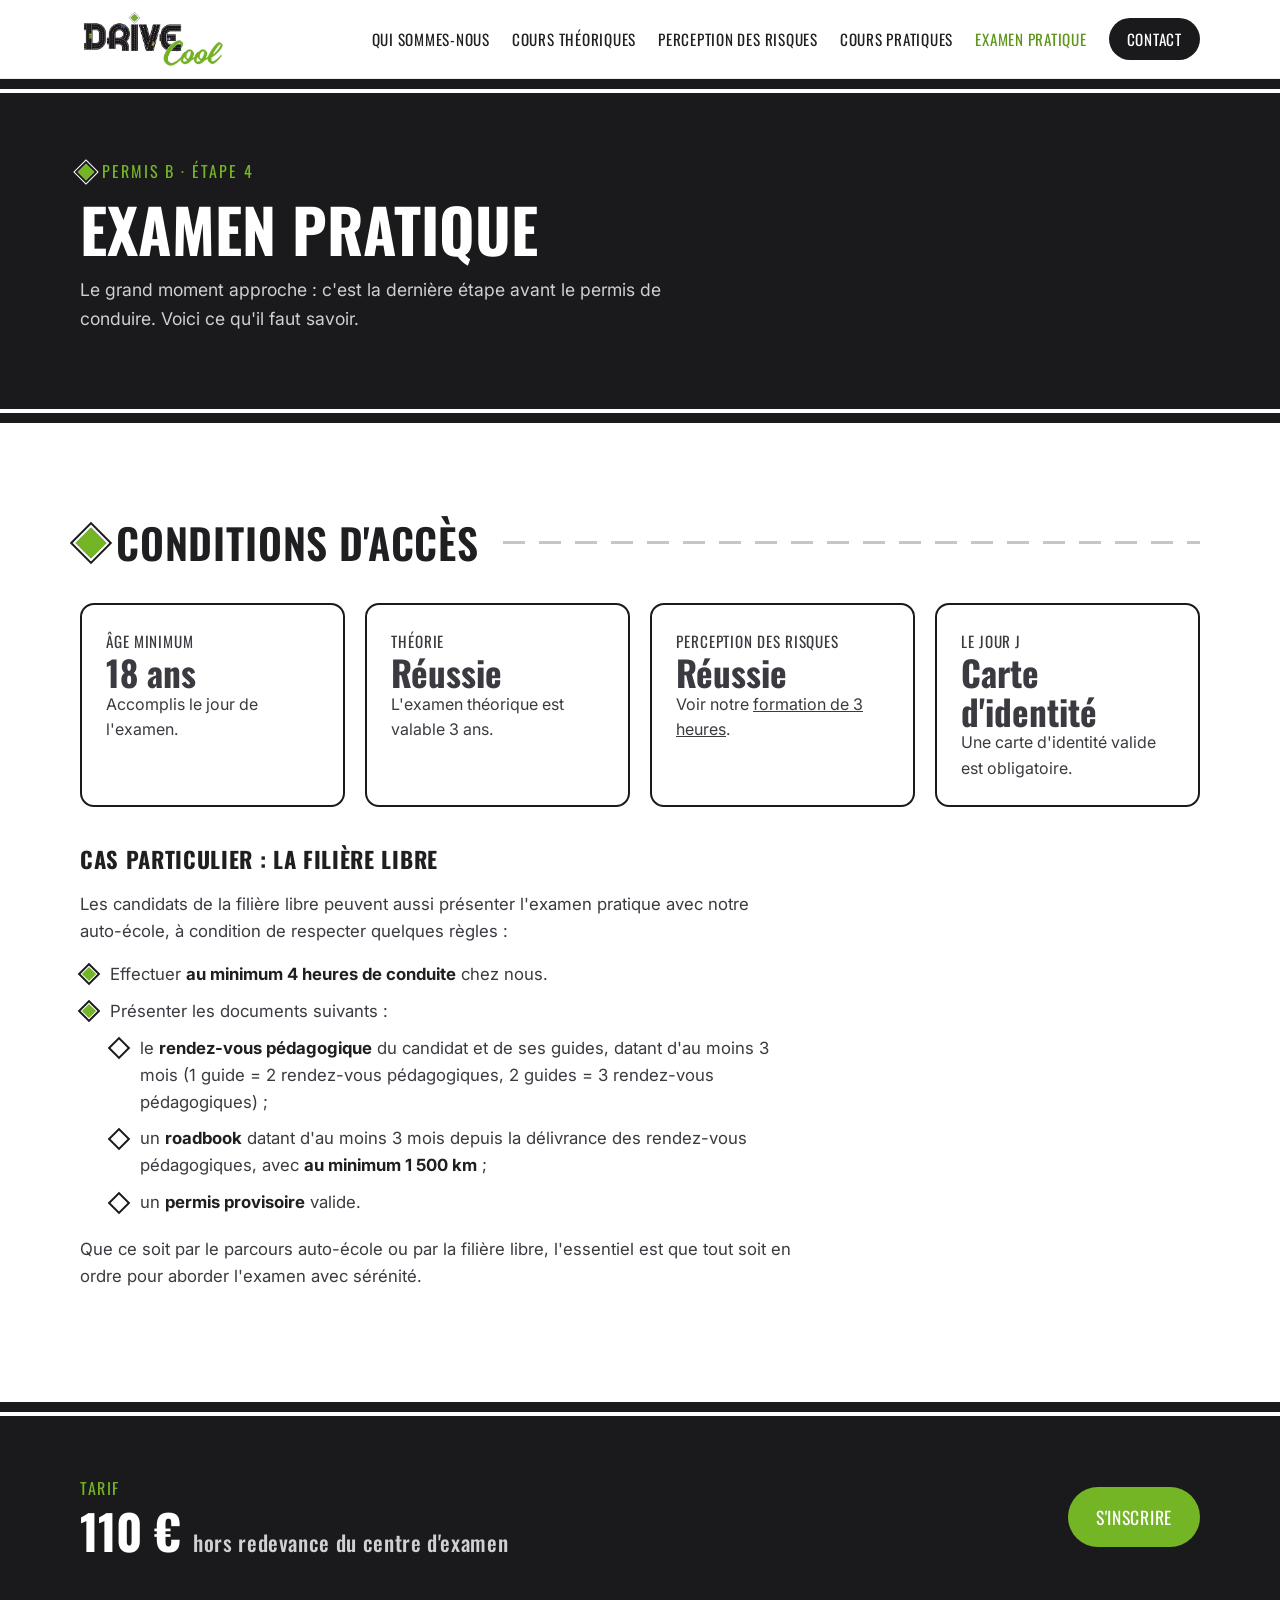
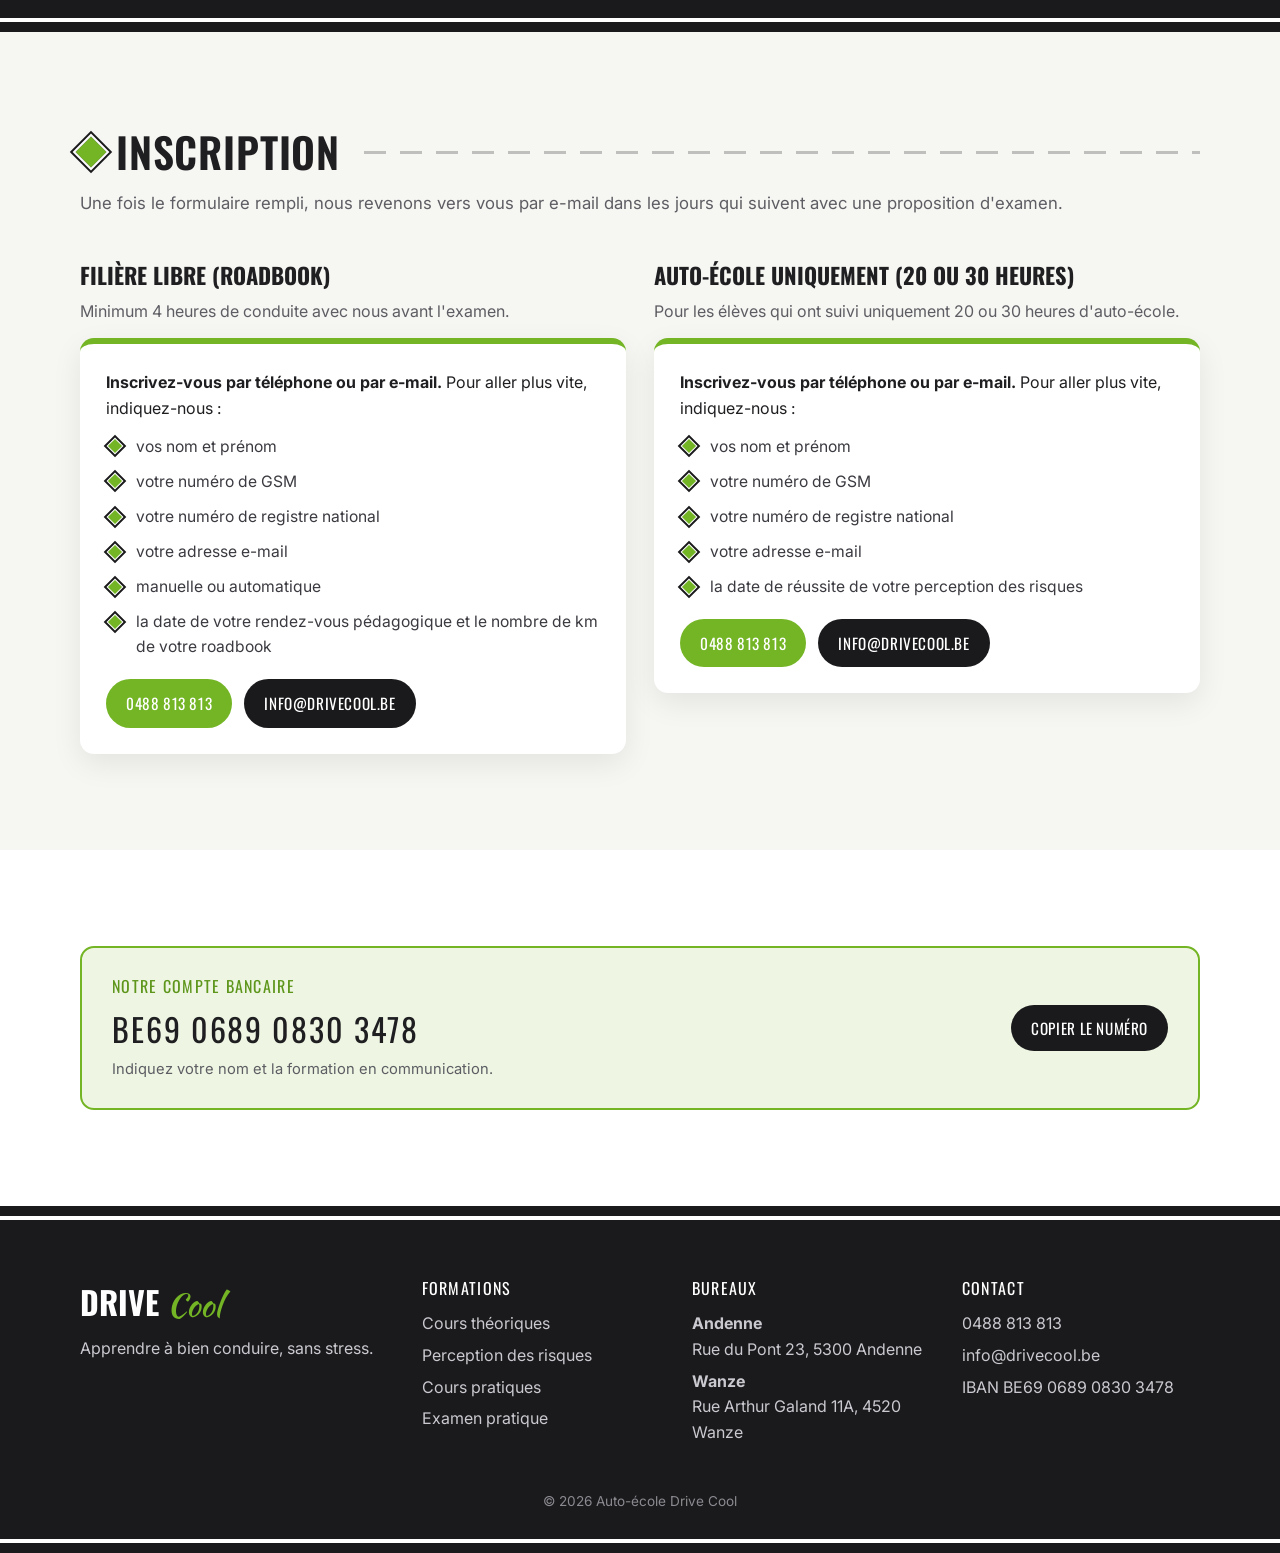
<file: examen-pratique.html>
<!DOCTYPE html>
<html lang="fr">
<head>
  <meta charset="UTF-8">
  <meta name="viewport" content="width=device-width, initial-scale=1">
  <title>Examen pratique – Drive Cool</title>
  <meta name="description" content="Passer l'examen pratique du permis B avec Drive Cool : conditions, filière libre, tarif de 110 € et inscription.">
  <link rel="icon" href="assets/favicon.svg" type="image/svg+xml">
  <link rel="preconnect" href="https://fonts.googleapis.com">
  <link rel="preconnect" href="https://fonts.gstatic.com" crossorigin>
  <link href="https://fonts.googleapis.com/css2?family=Oswald:wght@500;600;700&family=Kaushan+Script&family=Inter:wght@400;500;600&display=swap" rel="stylesheet">
  <link rel="stylesheet" href="css/style.css">
</head>
<body>

  <header class="header" id="top">
    <div class="container header__inner">
      <a href="index.html" class="header__logo" aria-label="Drive Cool – accueil">
        <img src="assets/logo.jpg" alt="Drive Cool" width="1774" height="704">
      </a>
      <button class="nav-toggle" aria-label="Ouvrir le menu" aria-expanded="false" aria-controls="nav">
        <span></span><span></span><span></span>
      </button>
      <nav class="nav" id="nav">
        <a href="index.html#qui-sommes-nous">Qui sommes-nous</a>
        <a href="cours-theoriques.html">Cours théoriques</a>
        <a href="perception-des-risques.html">Perception des risques</a>
        <a href="cours-pratiques.html">Cours pratiques</a>
        <a href="examen-pratique.html" aria-current="page">Examen pratique</a>
        <a href="index.html#contact" class="nav__cta">Contact</a>
      </nav>
    </div>
  </header>

  <main>
    <section class="page-hero asphalt">
      <div class="container">
        <p class="page-hero__kicker"><span class="diamond diamond--sm" aria-hidden="true"></span> Permis B · étape 4</p>
        <h1 class="page-hero__title">Examen pratique</h1>
        <p class="page-hero__lead">Le grand moment approche&nbsp;: c'est la dernière étape avant le permis de conduire. Voici ce qu'il faut savoir.</p>
      </div>
    </section>

    <section class="section">
      <div class="container">
        <h2 class="section-title"><span class="diamond" aria-hidden="true"></span> Conditions d'accès</h2>
        <div class="facts">
          <div class="fact">
            <p class="fact__label">Âge minimum</p>
            <p class="fact__value">18 ans</p>
            <p>Accomplis le jour de l'examen.</p>
          </div>
          <div class="fact">
            <p class="fact__label">Théorie</p>
            <p class="fact__value">Réussie</p>
            <p>L'examen théorique est valable 3 ans.</p>
          </div>
          <div class="fact">
            <p class="fact__label">Perception des risques</p>
            <p class="fact__value">Réussie</p>
            <p>Voir notre <a href="perception-des-risques.html">formation de 3 heures</a>.</p>
          </div>
          <div class="fact">
            <p class="fact__label">Le jour J</p>
            <p class="fact__value">Carte d'identité</p>
            <p>Une carte d'identité valide est obligatoire.</p>
          </div>
        </div>

        <div class="prose">
          <h3 class="subhead">Cas particulier&nbsp;: la filière libre</h3>
          <p>Les candidats de la filière libre peuvent aussi présenter l'examen pratique avec notre auto-école, à condition de respecter quelques règles&nbsp;:</p>
          <ul class="checklist">
            <li>Effectuer <strong>au minimum 4 heures de conduite</strong> chez nous.</li>
            <li>Présenter les documents suivants&nbsp;:
              <ul class="checklist">
                <li>le <strong>rendez-vous pédagogique</strong> du candidat et de ses guides, datant d'au moins 3 mois (1 guide = 2 rendez-vous pédagogiques, 2 guides = 3 rendez-vous pédagogiques)&nbsp;;</li>
                <li>un <strong>roadbook</strong> datant d'au moins 3 mois depuis la délivrance des rendez-vous pédagogiques, avec <strong>au minimum 1&nbsp;500 km</strong>&nbsp;;</li>
                <li>un <strong>permis provisoire</strong> valide.</li>
              </ul>
            </li>
          </ul>
          <p>Que ce soit par le parcours auto-école ou par la filière libre, l'essentiel est que tout soit en ordre pour aborder l'examen avec sérénité.</p>
        </div>
      </div>
    </section>

    <section class="section asphalt price-section">
      <div class="container price-band">
        <div>
          <p class="price-band__label">Tarif</p>
          <p class="price-band__value">110 € <small>hors redevance du centre d'examen</small></p>
        </div>
        <a href="#inscription" class="btn btn--green">S'inscrire</a>
      </div>
    </section>

    <section class="section section--alt" id="inscription">
      <div class="container">
        <h2 class="section-title"><span class="diamond" aria-hidden="true"></span> Inscription</h2>
        <p class="section-sub">Une fois le formulaire rempli, nous revenons vers vous par e-mail dans les jours qui suivent avec une proposition d'examen.</p>
        <div class="forms">
          <div class="form-block">
            <h3 class="form-block__title">Filière libre (roadbook)</h3>
            <p class="form-block__intro">Minimum 4 heures de conduite avec nous avant l'examen.</p>
            <div class="form-embed" data-form="examenLibre" data-title="Filière libre (roadbook)">
              <div class="form-fallback">
                <p><strong>Inscrivez-vous par téléphone ou par e-mail.</strong> Pour aller plus vite, indiquez-nous&nbsp;:</p>
                <ul class="checklist">
                  <li>vos nom et prénom</li>
                  <li>votre numéro de GSM</li>
                  <li>votre numéro de registre national</li>
                  <li>votre adresse e-mail</li>
                  <li>manuelle ou automatique</li>
                  <li>la date de votre rendez-vous pédagogique et le nombre de km de votre roadbook</li>
                </ul>
                <div class="form-fallback__actions">
                  <a href="tel:+32488813813" class="btn btn--green btn--small">0488 813 813</a>
                  <a href="mailto:info@drivecool.be?subject=Inscription examen pratique – filière libre" class="btn btn--dark btn--small">info@drivecool.be</a>
                </div>
              </div>
            </div>
          </div>
          <div class="form-block">
            <h3 class="form-block__title">Auto-école uniquement (20 ou 30 heures)</h3>
            <p class="form-block__intro">Pour les élèves qui ont suivi uniquement 20 ou 30 heures d'auto-école.</p>
            <div class="form-embed" data-form="examenAutoEcole" data-title="Auto-école uniquement (20 ou 30 heures)">
              <div class="form-fallback">
                <p><strong>Inscrivez-vous par téléphone ou par e-mail.</strong> Pour aller plus vite, indiquez-nous&nbsp;:</p>
                <ul class="checklist">
                  <li>vos nom et prénom</li>
                  <li>votre numéro de GSM</li>
                  <li>votre numéro de registre national</li>
                  <li>votre adresse e-mail</li>
                  <li>la date de réussite de votre perception des risques</li>
                </ul>
                <div class="form-fallback__actions">
                  <a href="tel:+32488813813" class="btn btn--green btn--small">0488 813 813</a>
                  <a href="mailto:info@drivecool.be?subject=Inscription examen pratique – auto-école" class="btn btn--dark btn--small">info@drivecool.be</a>
                </div>
              </div>
            </div>
          </div>
        </div>
      </div>
    </section>

    <section class="section" id="paiement">
      <div class="container">
        <div class="bank">
          <div>
            <p class="bank__label">Notre compte bancaire</p>
            <p class="bank__iban" id="iban">BE69 0689 0830 3478</p>
            <p class="bank__hint">Indiquez votre nom et la formation en communication.</p>
          </div>
          <button type="button" class="btn btn--dark btn--small copy-btn" data-copy="BE69068908303478" data-copy-target="iban">Copier le numéro</button>
        </div>
      </div>
    </section>
  </main>

  <footer class="footer asphalt">
    <div class="container footer__inner">
      <div>
        <p class="footer__brand">DRIVE <span class="script script--green">Cool</span></p>
        <p>Apprendre à bien conduire, sans stress.</p>
      </div>
      <div>
        <p class="footer__title">Formations</p>
        <ul class="footer__nav">
          <li><a href="cours-theoriques.html">Cours théoriques</a></li>
          <li><a href="perception-des-risques.html">Perception des risques</a></li>
          <li><a href="cours-pratiques.html">Cours pratiques</a></li>
          <li><a href="examen-pratique.html">Examen pratique</a></li>
        </ul>
      </div>
      <div>
        <p class="footer__title">Bureaux</p>
        <p><strong>Andenne</strong><br>Rue du Pont 23, 5300 Andenne</p>
        <p><strong>Wanze</strong><br>Rue Arthur Galand 11A, 4520 Wanze</p>
      </div>
      <div>
        <p class="footer__title">Contact</p>
        <p><a href="tel:+32488813813">0488 813 813</a></p>
        <p><a href="mailto:info@drivecool.be">info@drivecool.be</a></p>
        <p>IBAN BE69 0689 0830 3478</p>
      </div>
    </div>
    <p class="footer__copy">© <span class="js-year">2026</span> Auto-école Drive Cool</p>
  </footer>

  <a class="call-fab" href="tel:+32488813813" aria-label="Appeler Drive Cool"><svg viewBox="0 0 24 24" fill="none" stroke="currentColor" stroke-width="2" stroke-linecap="round" stroke-linejoin="round" aria-hidden="true"><path d="M22 16.9v3a2 2 0 0 1-2.2 2 19.8 19.8 0 0 1-8.6-3.1 19.5 19.5 0 0 1-6-6A19.8 19.8 0 0 1 2.1 4.2 2 2 0 0 1 4.1 2h3a2 2 0 0 1 2 1.7c.1.9.4 1.8.7 2.7a2 2 0 0 1-.5 2.1L8 9.8a16 16 0 0 0 6 6l1.3-1.3a2 2 0 0 1 2.1-.4c.9.3 1.8.6 2.7.7a2 2 0 0 1 1.7 2z"/></svg></a>

  <script src="js/config.js"></script>
  <script src="js/main.js"></script>
</body>
</html>
</file>
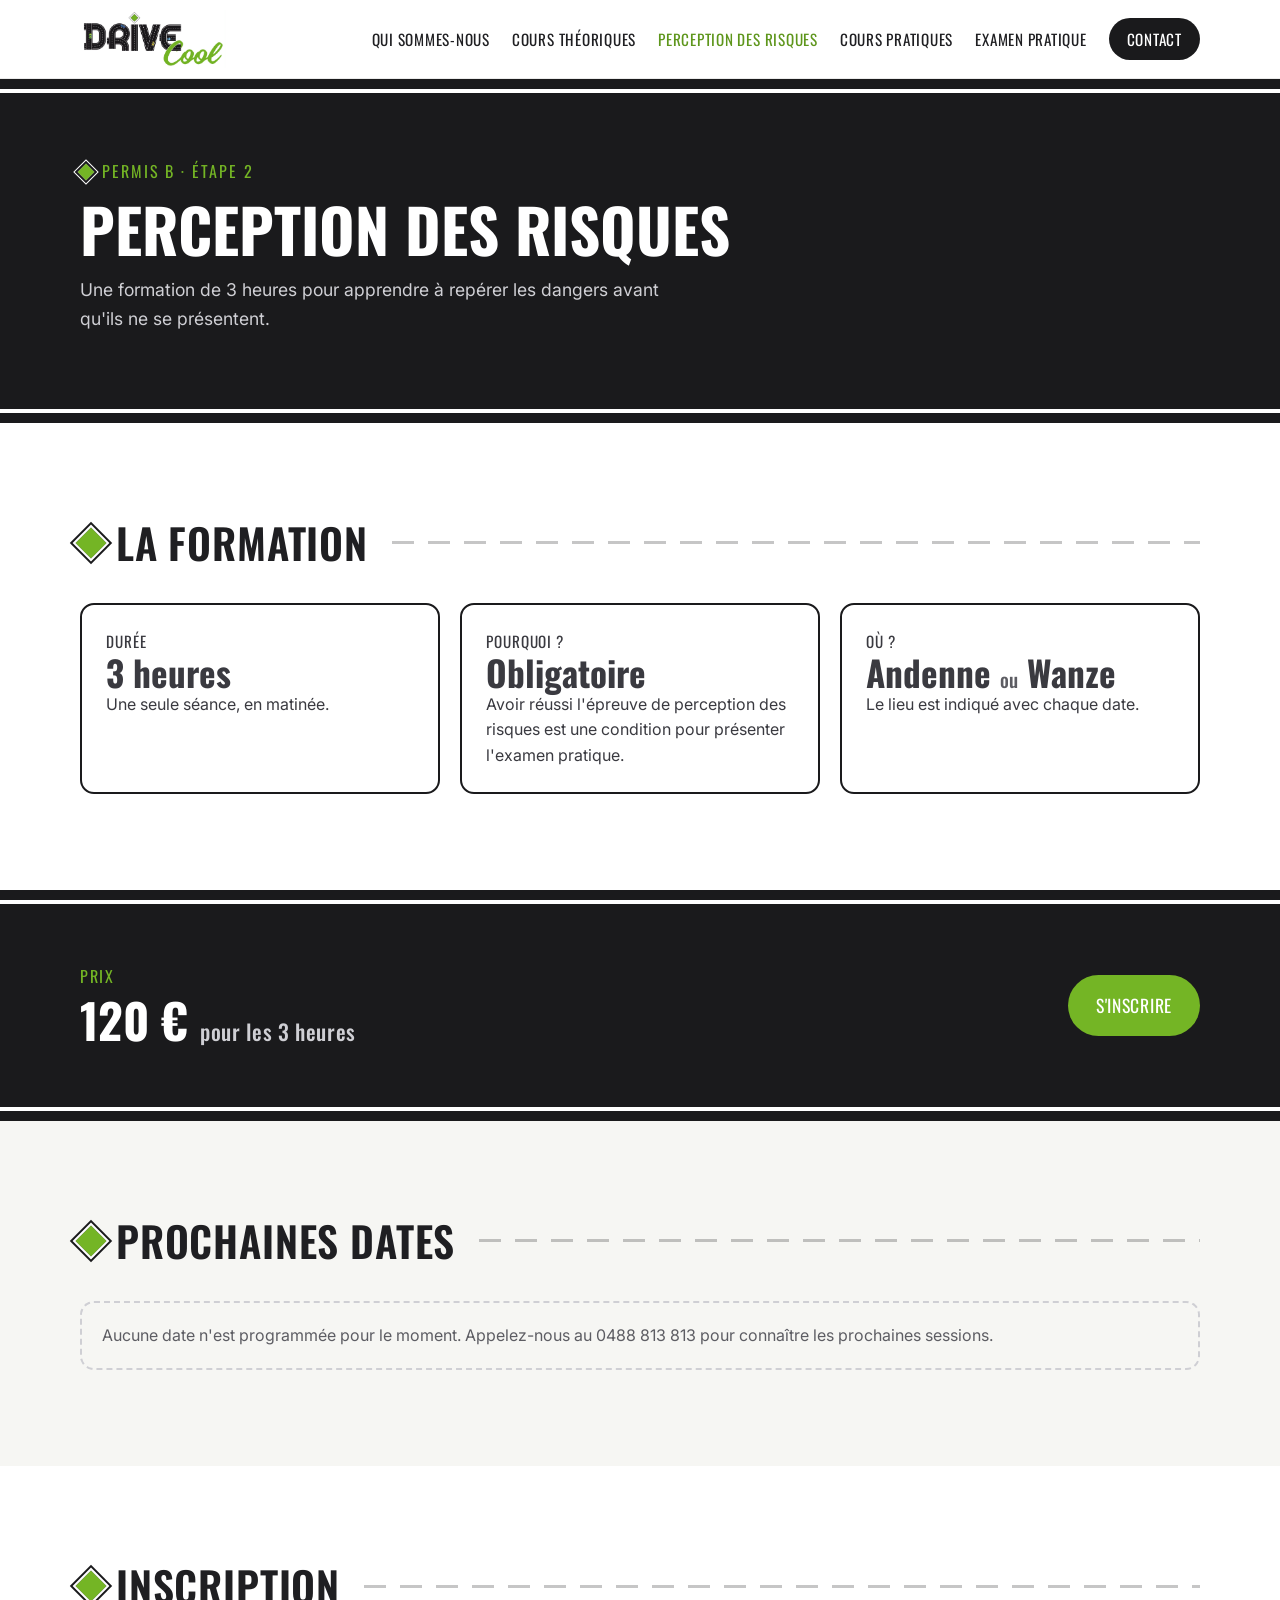
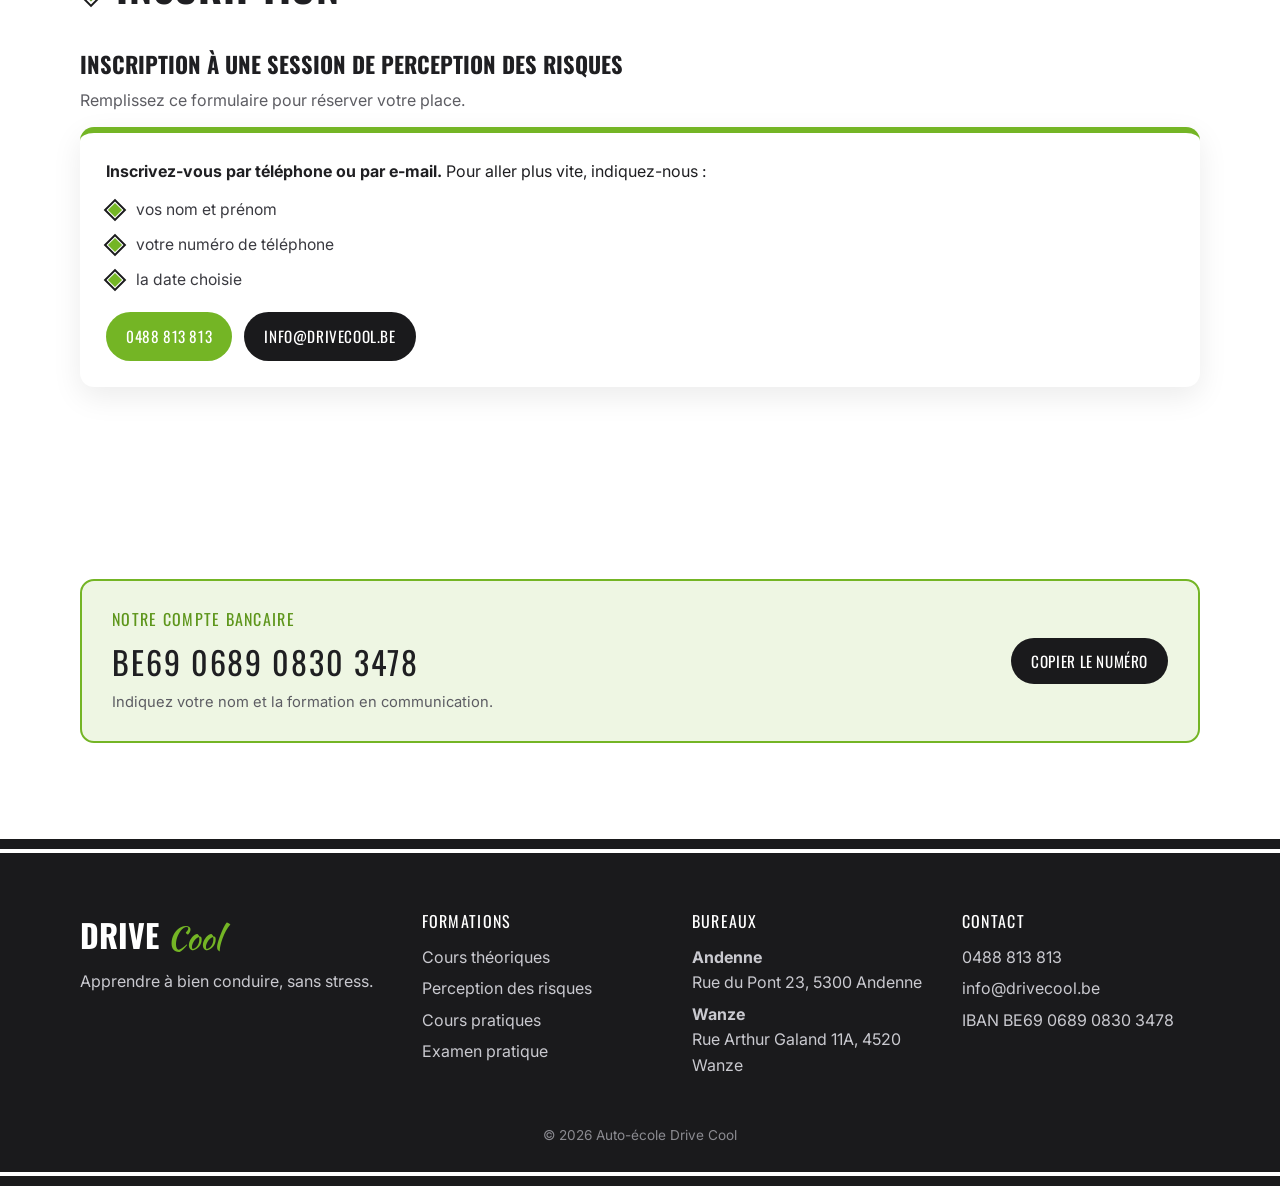
<file: perception-des-risques.html>
<!DOCTYPE html>
<html lang="fr">
<head>
  <meta charset="UTF-8">
  <meta name="viewport" content="width=device-width, initial-scale=1">
  <title>Perception des risques – Drive Cool</title>
  <meta name="description" content="Formation perception des risques à Andenne et Wanze : 3 heures, 120 €. Prochaine date et inscription.">
  <link rel="icon" href="assets/favicon.svg" type="image/svg+xml">
  <link rel="preconnect" href="https://fonts.googleapis.com">
  <link rel="preconnect" href="https://fonts.gstatic.com" crossorigin>
  <link href="https://fonts.googleapis.com/css2?family=Oswald:wght@500;600;700&family=Kaushan+Script&family=Inter:wght@400;500;600&display=swap" rel="stylesheet">
  <link rel="stylesheet" href="css/style.css">
</head>
<body>

  <header class="header" id="top">
    <div class="container header__inner">
      <a href="index.html" class="header__logo" aria-label="Drive Cool – accueil">
        <img src="assets/logo.jpg" alt="Drive Cool" width="1774" height="704">
      </a>
      <button class="nav-toggle" aria-label="Ouvrir le menu" aria-expanded="false" aria-controls="nav">
        <span></span><span></span><span></span>
      </button>
      <nav class="nav" id="nav">
        <a href="index.html#qui-sommes-nous">Qui sommes-nous</a>
        <a href="cours-theoriques.html">Cours théoriques</a>
        <a href="perception-des-risques.html" aria-current="page">Perception des risques</a>
        <a href="cours-pratiques.html">Cours pratiques</a>
        <a href="examen-pratique.html">Examen pratique</a>
        <a href="index.html#contact" class="nav__cta">Contact</a>
      </nav>
    </div>
  </header>

  <main>
    <section class="page-hero asphalt">
      <div class="container">
        <p class="page-hero__kicker"><span class="diamond diamond--sm" aria-hidden="true"></span> Permis B · étape 2</p>
        <h1 class="page-hero__title">Perception des risques</h1>
        <p class="page-hero__lead">Une formation de 3 heures pour apprendre à repérer les dangers avant qu'ils ne se présentent.</p>
      </div>
    </section>

    <section class="section">
      <div class="container">
        <h2 class="section-title"><span class="diamond" aria-hidden="true"></span> La formation</h2>
        <div class="facts">
          <div class="fact">
            <p class="fact__label">Durée</p>
            <p class="fact__value">3 heures</p>
            <p>Une seule séance, en matinée.</p>
          </div>
          <div class="fact">
            <p class="fact__label">Pourquoi&nbsp;?</p>
            <p class="fact__value">Obligatoire</p>
            <p>Avoir réussi l'épreuve de perception des risques est une condition pour présenter l'examen pratique.</p>
          </div>
          <div class="fact">
            <p class="fact__label">Où&nbsp;?</p>
            <p class="fact__value">Andenne <small>ou</small> Wanze</p>
            <p>Le lieu est indiqué avec chaque date.</p>
          </div>
        </div>
      </div>
    </section>

    <section class="section asphalt price-section">
      <div class="container price-band">
        <div>
          <p class="price-band__label">Prix</p>
          <p class="price-band__value">120 € <small>pour les 3 heures</small></p>
        </div>
        <a href="#inscription" class="btn btn--green">S'inscrire</a>
      </div>
    </section>

    <section class="section section--alt" id="sessions">
      <div class="container">
        <h2 class="section-title"><span class="diamond" aria-hidden="true"></span> Prochaines dates</h2>
        <div class="sessions sessions--compact" data-sessions="perception" data-layout="compact">
          <p class="sessions__loading">Chargement des dates…</p>
        </div>
      </div>
    </section>

    <section class="section" id="inscription">
      <div class="container">
        <h2 class="section-title"><span class="diamond" aria-hidden="true"></span> Inscription</h2>
        <div class="forms">
          <div class="form-block">
            <h3 class="form-block__title">Inscription à une session de perception des risques</h3>
            <p class="form-block__intro">Remplissez ce formulaire pour réserver votre place.</p>
            <div class="form-embed" data-form="perception" data-title="Inscription à une session de perception des risques">
              <div class="form-fallback">
                <p><strong>Inscrivez-vous par téléphone ou par e-mail.</strong> Pour aller plus vite, indiquez-nous&nbsp;:</p>
                <ul class="checklist">
                  <li>vos nom et prénom</li>
                  <li>votre numéro de téléphone</li>
                  <li>la date choisie</li>
                </ul>
                <div class="form-fallback__actions">
                  <a href="tel:+32488813813" class="btn btn--green btn--small">0488 813 813</a>
                  <a href="mailto:info@drivecool.be?subject=Inscription perception des risques" class="btn btn--dark btn--small">info@drivecool.be</a>
                </div>
              </div>
            </div>
          </div>
        </div>
      </div>
    </section>

    <section class="section" id="paiement">
      <div class="container">
        <div class="bank">
          <div>
            <p class="bank__label">Notre compte bancaire</p>
            <p class="bank__iban" id="iban">BE69 0689 0830 3478</p>
            <p class="bank__hint">Indiquez votre nom et la formation en communication.</p>
          </div>
          <button type="button" class="btn btn--dark btn--small copy-btn" data-copy="BE69068908303478" data-copy-target="iban">Copier le numéro</button>
        </div>
      </div>
    </section>
  </main>

  <footer class="footer asphalt">
    <div class="container footer__inner">
      <div>
        <p class="footer__brand">DRIVE <span class="script script--green">Cool</span></p>
        <p>Apprendre à bien conduire, sans stress.</p>
      </div>
      <div>
        <p class="footer__title">Formations</p>
        <ul class="footer__nav">
          <li><a href="cours-theoriques.html">Cours théoriques</a></li>
          <li><a href="perception-des-risques.html">Perception des risques</a></li>
          <li><a href="cours-pratiques.html">Cours pratiques</a></li>
          <li><a href="examen-pratique.html">Examen pratique</a></li>
        </ul>
      </div>
      <div>
        <p class="footer__title">Bureaux</p>
        <p><strong>Andenne</strong><br>Rue du Pont 23, 5300 Andenne</p>
        <p><strong>Wanze</strong><br>Rue Arthur Galand 11A, 4520 Wanze</p>
      </div>
      <div>
        <p class="footer__title">Contact</p>
        <p><a href="tel:+32488813813">0488 813 813</a></p>
        <p><a href="mailto:info@drivecool.be">info@drivecool.be</a></p>
        <p>IBAN BE69 0689 0830 3478</p>
      </div>
    </div>
    <p class="footer__copy">© <span class="js-year">2026</span> Auto-école Drive Cool</p>
  </footer>

  <a class="call-fab" href="tel:+32488813813" aria-label="Appeler Drive Cool"><svg viewBox="0 0 24 24" fill="none" stroke="currentColor" stroke-width="2" stroke-linecap="round" stroke-linejoin="round" aria-hidden="true"><path d="M22 16.9v3a2 2 0 0 1-2.2 2 19.8 19.8 0 0 1-8.6-3.1 19.5 19.5 0 0 1-6-6A19.8 19.8 0 0 1 2.1 4.2 2 2 0 0 1 4.1 2h3a2 2 0 0 1 2 1.7c.1.9.4 1.8.7 2.7a2 2 0 0 1-.5 2.1L8 9.8a16 16 0 0 0 6 6l1.3-1.3a2 2 0 0 1 2.1-.4c.9.3 1.8.6 2.7.7a2 2 0 0 1 1.7 2z"/></svg></a>

  <script src="js/config.js"></script>
  <script src="js/main.js"></script>
</body>
</html>
</file>
<file: css/style.css>
/* ==========================================================
   Drive Cool – direction artistique reprise du logo :
   asphalte noir, marquage blanc pointillé, vert « Cool »,
   panneau losange de route prioritaire.
   ========================================================== */

:root {
  --asphalt: #1a1a1c;
  --asphalt-2: #242427;
  --asphalt-3: #2f2f33;
  --green: #74b525;
  --green-dark: #5e961c;
  --green-light: #eef6e3;
  --white: #ffffff;
  --paper: #f6f6f3;
  --text: #1f1f22;
  --muted: #5d5d63;
  --radius: 14px;
  --shadow: 0 10px 30px rgba(0, 0, 0, .08);
  --font-display: "Oswald", "Arial Narrow", sans-serif;
  --font-script: "Kaushan Script", cursive;
  --font-body: "Inter", system-ui, sans-serif;
}

*, *::before, *::after { box-sizing: border-box; }

html { scroll-behavior: smooth; scroll-padding-top: 100px; }

body {
  margin: 0;
  font-family: var(--font-body);
  color: var(--text);
  background: var(--white);
  line-height: 1.6;
}

img { max-width: 100%; display: block; }
a { color: inherit; }

.container {
  width: min(1120px, 100% - 32px);
  margin-inline: auto;
}

.script { font-family: var(--font-script); font-weight: 400; text-transform: none; }
.script--green { color: var(--green); }

/* ---------- Asphalte + marquages ---------- */
.asphalt {
  background-color: var(--asphalt);
  color: var(--white);
  position: relative;
}
/* bandes blanches de bord de route, comme sur le logo */
.asphalt::before,
.asphalt::after {
  content: "";
  position: absolute;
  left: 0; right: 0;
  height: 4px;
  background: var(--white);
  box-shadow: 0 0 0 6px var(--asphalt);
}
.asphalt::before { top: 10px; }
.asphalt::after { bottom: 10px; }

/* ---------- Panneau losange ---------- */
.diamond {
  display: inline-block;
  width: 22px; height: 22px;
  background: var(--green);
  transform: rotate(45deg);
  outline: 2px solid var(--white);
  box-shadow: 0 0 0 4px var(--asphalt);
  margin-right: 14px;
  flex-shrink: 0;
}
.diamond--sm { width: 12px; height: 12px; margin-right: 10px; box-shadow: 0 0 0 3px var(--white); outline-width: 2px; outline-color: var(--asphalt); }

/* ---------- Boutons ---------- */
.btn {
  display: inline-flex;
  align-items: center;
  gap: 8px;
  padding: 14px 26px;
  border-radius: 999px;
  font-family: var(--font-display);
  font-size: 1.1rem;
  letter-spacing: .04em;
  text-transform: uppercase;
  text-decoration: none;
  border: 2px solid transparent;
  cursor: pointer;
  transition: transform .15s ease, background .15s ease, color .15s ease;
}
.btn:hover { transform: translateY(-2px); }
.btn--green { background: var(--green); color: var(--white); }
.btn--green:hover { background: var(--green-dark); }
.btn--outline { border-color: var(--white); color: var(--white); }
.btn--outline:hover { background: var(--white); color: var(--asphalt); }

/* ---------- En-tête ---------- */
.header {
  position: sticky;
  top: 0;
  z-index: 50;
  background: rgba(255, 255, 255, .96);
  backdrop-filter: blur(6px);
  border-bottom: 1px solid #eaeaea;
}
.header__inner {
  display: flex;
  align-items: center;
  justify-content: space-between;
  height: 78px;
}
.header__logo { flex-shrink: 0; }
.header__logo img { height: 58px; width: auto; max-width: none; }

.nav { display: flex; align-items: center; gap: 22px; }
.nav a {
  font-family: var(--font-display);
  text-transform: uppercase;
  letter-spacing: .05em;
  text-decoration: none;
  font-size: .95rem;
  position: relative;
  white-space: nowrap;
}
.nav a[aria-current="page"] { color: var(--green-dark); }
.nav a[aria-current="page"]::after { transform: scaleX(1); }
.nav a:not(.nav__cta)::after {
  content: "";
  position: absolute;
  left: 0; bottom: -4px;
  width: 100%; height: 2px;
  background: repeating-linear-gradient(90deg, var(--green) 0 8px, transparent 8px 13px);
  transform: scaleX(0);
  transform-origin: left;
  transition: transform .25s ease;
}
.nav a:hover::after { transform: scaleX(1); }
.nav__cta {
  background: var(--asphalt);
  color: var(--white);
  padding: 9px 18px;
  border-radius: 999px;
}
.nav__cta:hover { background: var(--green); }

.nav-toggle {
  display: none;
  background: none;
  border: 0;
  padding: 8px;
  cursor: pointer;
}
.nav-toggle span {
  display: block;
  width: 26px; height: 3px;
  background: var(--asphalt);
  margin: 5px 0;
  border-radius: 2px;
}

/* ---------- Héro ---------- */
.hero { padding: 110px 0 150px; overflow: hidden; }
.hero__inner { position: relative; z-index: 1; max-width: 780px; }
.hero__kicker {
  display: flex;
  align-items: center;
  font-family: var(--font-display);
  text-transform: uppercase;
  letter-spacing: .12em;
  color: var(--green);
  margin: 0 0 18px;
}
.hero__title {
  font-family: var(--font-display);
  font-weight: 700;
  text-transform: uppercase;
  font-size: clamp(2.4rem, 6vw, 4.4rem);
  line-height: 1.05;
  margin: 0 0 22px;
}
.hero__title .script {
  display: block;
  color: var(--green);
  font-size: 1.15em;
  margin-top: 8px;
}
.hero__lead { font-size: 1.15rem; color: #cfcfd4; max-width: 560px; margin: 0 0 34px; }
.hero__actions { display: flex; flex-wrap: wrap; gap: 14px; }

/* route animée en bas du héro */
.road {
  position: absolute;
  left: 0; right: 0; bottom: 34px;
  height: 64px;
  border-top: 3px solid var(--white);
  border-bottom: 3px solid var(--white);
}
.road__lane {
  position: absolute;
  top: 50%; left: 0; right: 0;
  height: 3px;
  margin-top: -1.5px;
  background: repeating-linear-gradient(90deg, var(--white) 0 26px, transparent 26px 50px);
}
.road__car {
  position: absolute;
  width: 46px; height: 20px;
  border-radius: 7px 11px 11px 7px;
  background:
    linear-gradient(90deg, transparent 0 58%, rgba(20, 30, 40, .75) 58% 74%, transparent 74%),
    linear-gradient(90deg, transparent 0 14%, rgba(20, 30, 40, .55) 14% 26%, transparent 26%),
    var(--car, var(--green));
}
.road__car--1 { top: 6px; --car: var(--green); animation: drive 9s linear infinite; }
.road__car--2 { bottom: 6px; --car: #f2c418; animation: drive-back 12s linear infinite; transform: scaleX(-1); }

@keyframes drive {
  from { left: -60px; }
  to { left: 100%; }
}
@keyframes drive-back {
  from { left: 100%; }
  to { left: -60px; }
}

/* ---------- Sections ---------- */
.section { padding: 96px 0; }
.section--alt { background: var(--paper); }
.section.asphalt { padding: 110px 0; }

.section-title {
  display: flex;
  align-items: center;
  font-family: var(--font-display);
  font-weight: 600;
  text-transform: uppercase;
  font-size: clamp(1.9rem, 4vw, 2.6rem);
  letter-spacing: .02em;
  line-height: 1.15;
  margin: 0 0 14px;
}
.section-title::after {
  content: "";
  flex: 1;
  height: 3px;
  margin-left: 24px;
  background: repeating-linear-gradient(90deg, var(--asphalt) 0 22px, transparent 22px 36px);
  opacity: .25;
}
.section-title--light::after {
  background: repeating-linear-gradient(90deg, var(--white) 0 22px, transparent 22px 36px);
  opacity: .5;
}
.section-sub { color: var(--muted); margin: 0 0 40px; font-size: 1.05rem; }

/* ---------- Qui sommes-nous ---------- */
.about {
  display: grid;
  grid-template-columns: 1.5fr 1fr;
  gap: 56px;
  align-items: center;
  margin-top: 36px;
}
.about__text p { margin: 0 0 16px; font-size: 1.05rem; color: #3a3a40; }
.about__intro { font-size: 1.25rem !important; color: var(--text) !important; }
.about__punch {
  font-family: var(--font-display);
  text-transform: uppercase;
  font-size: 1.4rem !important;
  color: var(--text) !important;
  margin-top: 26px !important;
}
.about__punch .script { font-size: 1.3em; }

.stats { list-style: none; margin: 0; padding: 0; display: grid; gap: 16px; }
.stat {
  display: flex;
  align-items: center;
  gap: 20px;
  padding: 20px 24px;
  background: var(--asphalt);
  color: var(--white);
  border-radius: var(--radius);
  border-left: 6px solid var(--green);
}
.stat__value {
  font-family: var(--font-display);
  font-size: 2rem;
  font-weight: 700;
  color: var(--green);
  min-width: 90px;
  display: flex;
  align-items: center;
}
.stat__value svg { width: 34px; height: 34px; }
.stat__label { color: #d6d6db; }

/* ---------- Bureaux ---------- */
.offices { display: grid; grid-template-columns: 1fr 1fr; gap: 28px; }
.office {
  background: var(--white);
  border-radius: var(--radius);
  overflow: hidden;
  box-shadow: var(--shadow);
  display: flex;
  flex-direction: column;
}
.office__map { aspect-ratio: 16 / 10; background: #ddd; }
.office__map iframe { width: 100%; height: 100%; border: 0; display: block; }
.office__body {
  padding: 22px 26px 26px;
  border-top: 6px solid var(--asphalt);
  background-image: repeating-linear-gradient(90deg, var(--white) 0 18px, transparent 18px 30px);
  background-size: 100% 2px;
  background-repeat: no-repeat;
  background-position: 0 -4px;
}
.office__city {
  font-family: var(--font-display);
  text-transform: uppercase;
  font-size: 1.7rem;
  margin: 0 0 6px;
}
.office__address { margin: 0 0 14px; color: var(--muted); }
.link-arrow {
  font-family: var(--font-display);
  text-transform: uppercase;
  letter-spacing: .05em;
  text-decoration: none;
  color: var(--green-dark);
}
.link-arrow:hover { color: var(--asphalt); }

/* ---------- Horaires ---------- */
.hours {
  display: grid;
  grid-template-columns: 1fr 1fr;
  gap: 28px;
  margin-top: 40px;
}
.hours__card {
  background: var(--asphalt-2);
  border: 1px solid var(--asphalt-3);
  border-radius: var(--radius);
  padding: 30px 32px;
}
.hours__title {
  font-family: var(--font-display);
  text-transform: uppercase;
  font-size: 1.5rem;
  color: var(--green);
  margin: 0 0 18px;
  letter-spacing: .04em;
}
.hours__table { width: 100%; border-collapse: collapse; }
.hours__table th,
.hours__table td {
  padding: 11px 0;
  border-bottom: 2px dashed rgba(255, 255, 255, .14);
}
.hours__table th { text-align: left; font-weight: 500; color: #d6d6db; }
.hours__table td {
  text-align: right;
  font-family: var(--font-display);
  font-size: 1.1rem;
  letter-spacing: .03em;
}
.hours__table tr:last-child th,
.hours__table tr:last-child td { border-bottom: 0; }
.hours__table .closed td { color: #8a8a90; }
.hours__note { margin: 20px 0 0; font-size: .95rem; color: #bdbdc3; }
.hours__note a { color: var(--green); font-weight: 600; text-decoration: none; }

/* ---------- Contact ---------- */
.contact {
  display: grid;
  grid-template-columns: 1fr 1.3fr;
  gap: 40px;
  margin-top: 40px;
  align-items: start;
}
.contact__cards { display: grid; gap: 18px; }
.contact-card {
  display: grid;
  grid-template-columns: 56px 1fr;
  grid-template-rows: auto auto;
  column-gap: 18px;
  align-items: center;
  padding: 22px 24px;
  border-radius: var(--radius);
  background: var(--green-light);
  text-decoration: none;
  border: 2px solid transparent;
  transition: border-color .15s ease, transform .15s ease;
}
.contact-card:hover { border-color: var(--green); transform: translateY(-2px); }
.contact-card__icon {
  grid-row: span 2;
  width: 56px; height: 56px;
  display: grid;
  place-items: center;
  background: var(--green);
  border-radius: 50%;
  color: var(--white);
}
.contact-card__icon svg { width: 26px; height: 26px; }
.contact-card__label { font-size: .85rem; text-transform: uppercase; letter-spacing: .08em; color: var(--muted); }
.contact-card__value { font-family: var(--font-display); font-size: 1.5rem; }

.contact-form {
  background: var(--paper);
  border-radius: var(--radius);
  padding: 30px;
  display: grid;
  gap: 16px;
}
.field-row { display: grid; grid-template-columns: 1fr 1fr; gap: 16px; }
.field {
  display: grid;
  gap: 6px;
  font-size: .9rem;
  font-weight: 600;
}
.field input,
.field select,
.field textarea {
  font: inherit;
  font-weight: 400;
  padding: 12px 14px;
  border: 2px solid #e1e1e1;
  border-radius: 10px;
  background: var(--white);
}
.field input:focus,
.field select:focus,
.field textarea:focus { outline: none; border-color: var(--green); }
.contact-form .btn { justify-self: start; }

/* ---------- Pied de page ---------- */
.footer { padding: 70px 0 40px; }
.footer__inner {
  display: grid;
  grid-template-columns: 1.3fr 1fr 1fr 1fr;
  gap: 32px;
}
.footer p { margin: 0 0 6px; color: #c9c9cf; }
.footer a { text-decoration: none; }
.footer a:hover { color: var(--green); }
.footer__brand {
  font-family: var(--font-display);
  font-size: 2rem;
  font-weight: 700;
  color: var(--white) !important;
}
.footer__copy {
  text-align: center;
  margin: 40px 0 0 !important;
  font-size: .85rem;
  color: #8a8a90 !important;
}

/* ==========================================================
   Pages intérieures
   ========================================================== */

/* ---------- Bandeau de page ---------- */
.page-hero { padding: 80px 0 90px; }
.page-hero__kicker {
  display: flex;
  align-items: center;
  font-family: var(--font-display);
  text-transform: uppercase;
  letter-spacing: .12em;
  color: var(--green);
  margin: 0 0 12px;
}
.page-hero__title {
  font-family: var(--font-display);
  font-weight: 700;
  text-transform: uppercase;
  font-size: clamp(2.2rem, 5.5vw, 3.8rem);
  line-height: 1.05;
  margin: 0 0 16px;
  text-wrap: balance;
}
.page-hero__lead { color: #cfcfd4; font-size: 1.1rem; max-width: 620px; margin: 0; }

/* ---------- Texte courant ---------- */
.prose { max-width: 720px; }
.prose p { margin: 0 0 16px; font-size: 1.05rem; color: #3a3a40; }
.prose strong { color: var(--text); }
.lead { font-size: 1.2rem !important; color: var(--text) !important; }

/* ---------- Points clés (panneaux) ---------- */
.facts {
  display: grid;
  grid-template-columns: repeat(auto-fit, minmax(240px, 1fr));
  gap: 20px;
  margin-top: 36px;
}
.fact {
  padding: 24px;
  border: 2px solid var(--asphalt);
  border-radius: var(--radius);
  background: var(--white);
  min-width: 0;
}
.fact__label {
  display: flex;
  align-items: center;
  font-family: var(--font-display);
  text-transform: uppercase;
  letter-spacing: .06em;
  font-size: .95rem;
  color: var(--muted);
  margin: 0 0 8px;
}
.fact__value {
  font-family: var(--font-display);
  font-size: 2.2rem;
  font-weight: 700;
  line-height: 1.1;
  margin: 0 0 6px;
}
.fact__value small { font-size: .55em; font-weight: 500; color: var(--muted); }
.fact p { margin: 0; color: #3a3a40; }

/* ---------- Liste à puces « marquage » ---------- */
.checklist { list-style: none; margin: 0 0 20px; padding: 0; display: grid; gap: 10px; }
.checklist li {
  position: relative;
  padding-left: 30px;
  font-size: 1.05rem;
  color: #3a3a40;
}
.checklist li::before {
  content: "";
  position: absolute;
  left: 4px; top: .5em;
  width: 10px; height: 10px;
  background: var(--green);
  transform: rotate(45deg);
  outline: 2px solid var(--asphalt);
  outline-offset: 1px;
}
.checklist .checklist { margin: 10px 0 0; }
.checklist .checklist li::before { background: var(--white); }

.subhead {
  font-family: var(--font-display);
  text-transform: uppercase;
  font-size: 1.4rem;
  letter-spacing: .03em;
  margin: 34px 0 14px;
}

/* ---------- Bandeau tarif ---------- */
.price-band {
  display: flex;
  flex-wrap: wrap;
  align-items: center;
  justify-content: space-between;
  gap: 20px;
  padding: 34px 0;
}
.price-band__label {
  font-family: var(--font-display);
  text-transform: uppercase;
  letter-spacing: .1em;
  color: var(--green);
  margin: 0 0 4px;
}
.price-band__value {
  font-family: var(--font-display);
  font-size: clamp(2rem, 5vw, 3rem);
  font-weight: 700;
  line-height: 1.1;
  margin: 0;
}
.price-band__value small { font-size: .45em; font-weight: 500; color: #cfcfd4; letter-spacing: .03em; }
.section.asphalt.price-section { padding: 40px 0; }

/* ---------- Sessions (théorie / perception) ---------- */
.sessions {
  display: grid;
  grid-template-columns: repeat(auto-fit, minmax(280px, 1fr));
  gap: 28px;
  margin-top: 36px;
}
.sessions__col { min-width: 0; }
.sessions__office {
  display: flex;
  align-items: center;
  font-family: var(--font-display);
  text-transform: uppercase;
  font-size: 1.6rem;
  margin: 0 0 14px;
}
.session-list { list-style: none; margin: 0; padding: 0; display: grid; gap: 12px; }
.session {
  display: grid;
  grid-template-columns: 1fr auto;
  gap: 4px 16px;
  align-items: center;
  padding: 16px 20px;
  background: var(--white);
  border-radius: var(--radius);
  border-left: 6px solid var(--green);
  box-shadow: var(--shadow);
}
.session__date { font-family: var(--font-display); font-size: 1.25rem; letter-spacing: .02em; }
.session__meta { grid-column: 1; color: var(--muted); font-size: .95rem; }
.session__office-tag {
  font-size: .75rem;
  text-transform: uppercase;
  letter-spacing: .08em;
  font-weight: 600;
  color: var(--green-dark);
}
.badge {
  grid-column: 2;
  grid-row: 1 / span 2;
  font-family: var(--font-display);
  font-size: .85rem;
  text-transform: uppercase;
  letter-spacing: .06em;
  padding: 5px 12px;
  border-radius: 999px;
  background: var(--green-light);
  color: var(--green-dark);
  white-space: nowrap;
}
.session--full { border-left-color: #b8b8bd; }
.session--full .session__date { color: var(--muted); text-decoration: line-through; }
.session--full .badge { background: var(--asphalt); color: var(--white); }
.session--few { border-left-color: #e0a100; }
.session--few .badge { background: #fff4d6; color: #8a6200; }
.sessions__empty,
.sessions__loading {
  padding: 20px;
  border: 2px dashed #cfcfd4;
  border-radius: var(--radius);
  color: var(--muted);
  margin: 0;
}
.sessions--compact { grid-template-columns: 1fr; }

/* ---------- Tableau des tarifs ---------- */
.table-wrap { overflow-x: auto; margin-top: 36px; }
.price-table {
  width: 100%;
  min-width: 520px;
  border-collapse: collapse;
  background: var(--white);
  border-radius: var(--radius);
  overflow: hidden;
  box-shadow: var(--shadow);
  font-variant-numeric: tabular-nums;
}
.price-table th,
.price-table td { padding: 18px 22px; text-align: left; }
.price-table thead th {
  background: var(--asphalt);
  color: var(--white);
  font-family: var(--font-display);
  text-transform: uppercase;
  letter-spacing: .06em;
  font-weight: 500;
}
.price-table tbody tr + tr { border-top: 2px dashed #e4e4e6; }
.price-table tbody th { font-family: var(--font-display); font-size: 1.15rem; font-weight: 500; }
.price-table tbody th small,
.price-table td small { display: block; font-family: var(--font-body); font-size: .85rem; color: var(--muted); font-weight: 400; }
.price-table td strong { font-family: var(--font-display); font-size: 1.35rem; font-weight: 600; }
.table-note { color: var(--muted); margin: 14px 0 0; }

/* ---------- Formulaires d'inscription ---------- */
.forms {
  display: grid;
  grid-template-columns: repeat(auto-fit, minmax(300px, 1fr));
  gap: 28px;
  margin-top: 36px;
}
.form-block { min-width: 0; }
.form-block__title {
  font-family: var(--font-display);
  text-transform: uppercase;
  font-size: 1.4rem;
  margin: 0 0 6px;
}
.form-block__intro { color: var(--muted); margin: 0 0 14px; }
.form-embed iframe {
  width: 100%;
  height: 900px;
  border: 0;
  border-radius: var(--radius);
  background: var(--white);
  box-shadow: var(--shadow);
}
.form-fallback {
  background: var(--white);
  border-radius: var(--radius);
  border-top: 6px solid var(--green);
  padding: 26px;
  box-shadow: var(--shadow);
}
.form-fallback p { margin: 0 0 12px; }
.form-fallback .checklist li { font-size: .98rem; }
.form-fallback__actions { display: flex; flex-wrap: wrap; gap: 12px; margin-top: 18px; }
.btn--dark { background: var(--asphalt); color: var(--white); }
.btn--dark:hover { background: var(--green); }
.btn--small { padding: 10px 18px; font-size: .95rem; }

/* ---------- Parcours vers le permis ---------- */
.journey {
  list-style: none;
  margin: 40px 0 0;
  padding: 0;
  display: grid;
  grid-template-columns: repeat(4, 1fr);
  gap: 0;
  position: relative;
}
.journey::before {
  content: "";
  position: absolute;
  left: 0; right: 0; top: 26px;
  height: 52px;
  background:
    linear-gradient(var(--white), var(--white)) 0 0 / 100% 3px no-repeat,
    linear-gradient(var(--white), var(--white)) 0 100% / 100% 3px no-repeat,
    repeating-linear-gradient(90deg, var(--white) 0 22px, transparent 22px 40px) 0 50% / 100% 3px no-repeat,
    var(--asphalt);
  border-radius: 6px;
}
.journey__step { position: relative; padding: 0 14px; min-width: 0; }
.journey__marker {
  position: relative;
  display: grid;
  place-items: center;
  width: 104px; height: 104px;
  margin: 0 auto 20px;
}
.journey__marker::before {
  content: "";
  position: absolute;
  inset: 18px;
  background: var(--green);
  transform: rotate(45deg);
  outline: 3px solid var(--white);
  box-shadow: 0 0 0 6px var(--asphalt);
}
.journey__num {
  position: relative;
  font-family: var(--font-display);
  font-weight: 700;
  font-size: 1.7rem;
  color: var(--white);
}
.journey__title {
  font-family: var(--font-display);
  text-transform: uppercase;
  font-size: 1.3rem;
  text-align: center;
  margin: 0 0 8px;
}
.journey__text { text-align: center; color: var(--muted); margin: 0 0 10px; font-size: .97rem; }
.journey__link { display: block; text-align: center; }

/* ---------- Compte bancaire ---------- */
.bank {
  display: flex;
  flex-wrap: wrap;
  align-items: center;
  justify-content: space-between;
  gap: 16px 28px;
  padding: 26px 30px;
  border-radius: var(--radius);
  background: var(--green-light);
  border: 2px solid var(--green);
}
.bank__label {
  font-family: var(--font-display);
  text-transform: uppercase;
  letter-spacing: .08em;
  color: var(--green-dark);
  margin: 0 0 4px;
}
.bank__iban {
  font-family: var(--font-display);
  font-size: clamp(1.4rem, 4vw, 2rem);
  letter-spacing: .06em;
  margin: 0;
  user-select: all;
  font-variant-numeric: tabular-nums;
}
.bank__hint { margin: 4px 0 0; color: var(--muted); font-size: .92rem; }
.copy-btn[data-copied="true"] { background: var(--green); }

/* ---------- FAQ ---------- */
.faq { display: grid; gap: 12px; margin-top: 36px; max-width: 820px; }
.faq details {
  background: var(--white);
  border-radius: var(--radius);
  padding: 18px 22px;
  box-shadow: var(--shadow);
}
.faq summary {
  cursor: pointer;
  font-family: var(--font-display);
  font-size: 1.2rem;
  letter-spacing: .02em;
  list-style: none;
  display: flex;
  justify-content: space-between;
  gap: 16px;
}
.faq summary::-webkit-details-marker { display: none; }
.faq summary::after { content: "+"; color: var(--green-dark); font-size: 1.5rem; line-height: 1; }
.faq details[open] summary::after { content: "–"; }
.faq details p { margin: 12px 0 0; color: #3a3a40; }

/* ---------- Bouton d'appel flottant (mobile) ---------- */
.call-fab {
  display: none;
  position: fixed;
  right: 16px;
  bottom: calc(16px + env(safe-area-inset-bottom, 0px));
  z-index: 60;
  width: 60px; height: 60px;
  border-radius: 50%;
  background: var(--green);
  color: var(--white);
  place-items: center;
  box-shadow: 0 8px 24px rgba(0, 0, 0, .25);
}
.call-fab svg { width: 28px; height: 28px; }

/* ---------- Pied de page : liens ---------- */
.footer__nav { list-style: none; margin: 0; padding: 0; display: grid; gap: 6px; }
.footer__nav a { color: #c9c9cf; }
.footer__title {
  font-family: var(--font-display);
  text-transform: uppercase;
  letter-spacing: .08em;
  color: var(--white) !important;
  margin-bottom: 10px !important;
}

a:focus-visible,
button:focus-visible,
summary:focus-visible { outline: 3px solid var(--green); outline-offset: 3px; }

@media (max-width: 900px) {
  .journey { grid-template-columns: 1fr; gap: 28px; }
  .journey::before { left: 50px; right: auto; top: 0; bottom: 0; width: 8px; height: auto;
    background: repeating-linear-gradient(180deg, var(--asphalt) 0 18px, transparent 18px 30px); }
  .journey__step { display: grid; grid-template-columns: 104px 1fr; column-gap: 20px; align-items: center; padding: 0; }
  .journey__marker { grid-row: span 3; margin: 0; }
  .journey__title, .journey__text, .journey__link { text-align: left; }
  .journey__text { margin: 0; }
}
@media (max-width: 760px) {
  .call-fab { display: grid; }
  .page-hero { padding: 60px 0 70px; }
}

/* ---------- Responsive ---------- */
@media (max-width: 900px) {
  .about, .contact, .offices, .hours { grid-template-columns: 1fr; }
  .footer__inner { grid-template-columns: 1fr 1fr; }
}

@media (max-width: 1080px) {
  .nav-toggle { display: block; }
  .nav {
    position: absolute;
    top: 78px; left: 0; right: 0;
    flex-direction: column;
    align-items: stretch;
    gap: 0;
    background: var(--white);
    border-bottom: 1px solid #eaeaea;
    display: none;
  }
  .nav.is-open { display: flex; }
  .nav a { padding: 16px 24px; border-top: 1px solid #f0f0f0; }
  .nav__cta { border-radius: 0; text-align: center; }
}

@media (max-width: 760px) {
  .header__logo img { height: 46px; }
  .hero { padding: 70px 0 140px; }
  .section { padding: 70px 0; }
  .field-row { grid-template-columns: 1fr; }
  .footer__inner { grid-template-columns: 1fr; }
  .section-title::after { display: none; }
}

@media (prefers-reduced-motion: reduce) {
  html { scroll-behavior: auto; }
  .road__car { animation: none; }
  .road__car--1 { left: 20%; }
  .road__car--2 { left: 65%; }
}
</file>
